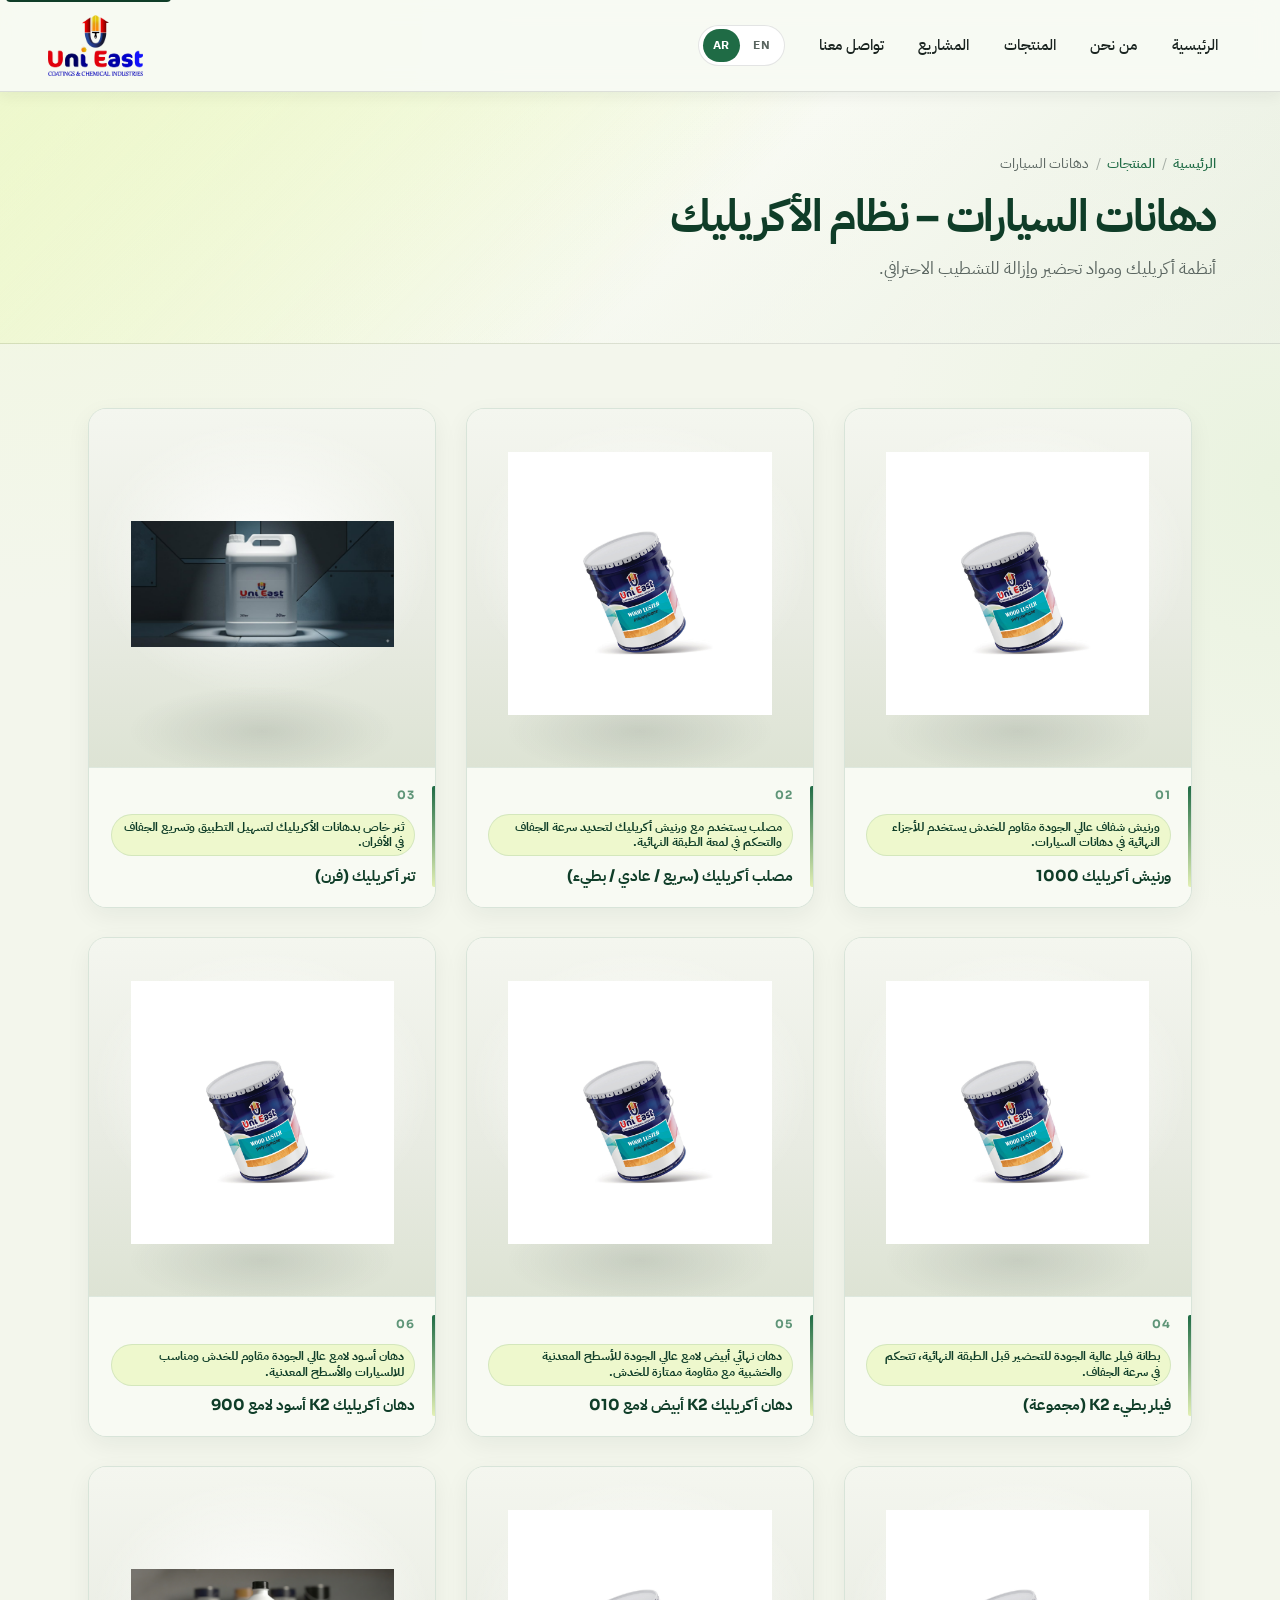
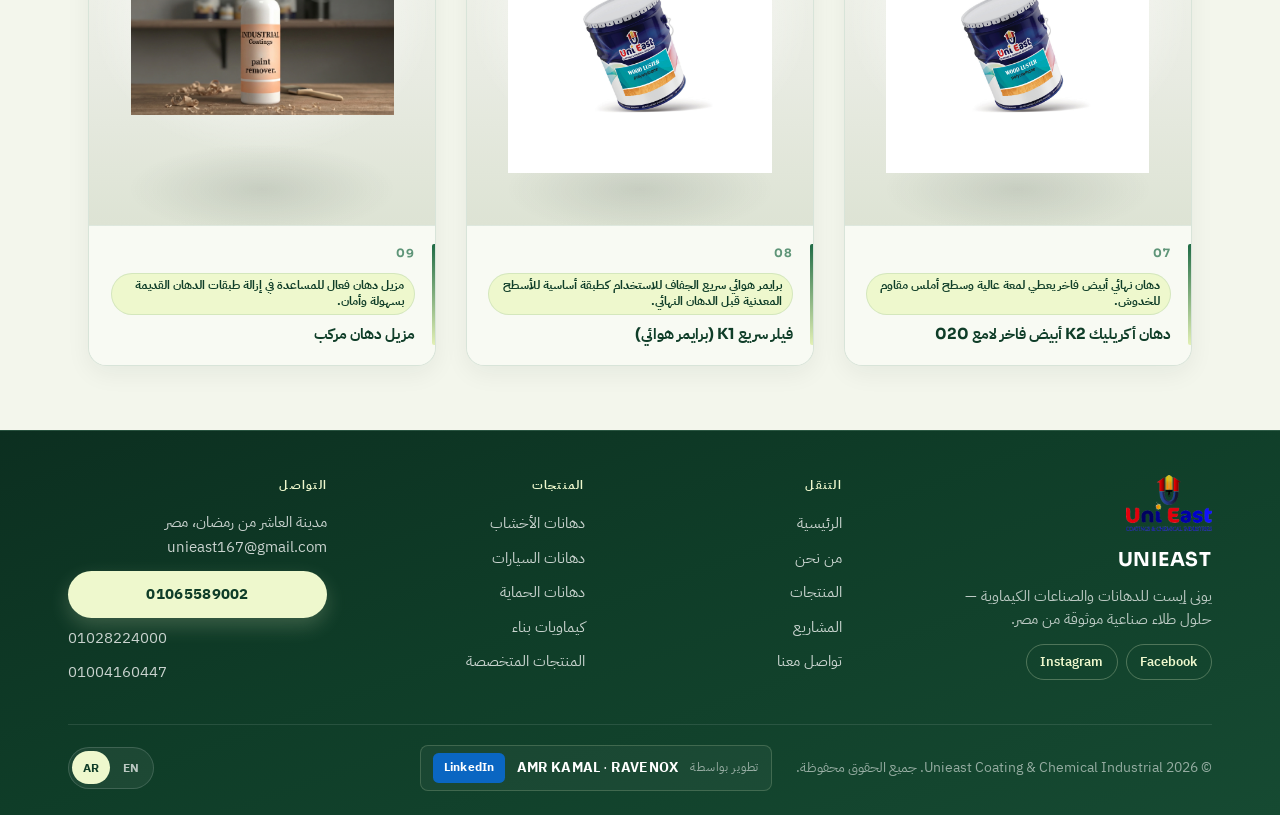
<file: carcoating.html>
<!DOCTYPE html>
<html lang="ar" dir="rtl">
<head>
    <meta charset="UTF-8">
    <meta name="viewport" content="width=device-width, initial-scale=1.0">
    <title data-i18n="meta.carTitle">دهانات السيارات | Unieast Automotive Coatings</title>
    <meta name="description" content="دهانات السيارات من يونيست: أنظمة أكريليك ومواد تحضير وإزالة.">
    <link rel="canonical" href="https://www.unieastcoating.com/carcoating.html">
    <link rel="stylesheet" href="style.css">
    <script src="js/translations.js" defer></script>
    <script src="js/i18n.js" defer></script>
    <script src="js.js" defer></script>
</head>
<body>

    <header class="navbar">
        <a class="logo" href="index.html">
            <img src="images/logouni-transparent.png" alt="Unieast Logo" width="160" height="104" decoding="async">
        </a>
        <div class="nav-cluster">
            <nav aria-label="Primary">
                <ul>
                    <li><a href="index.html#home" data-i18n="nav.home">الرئيسية</a></li>
                    <li><a href="index.html#about" data-i18n="nav.about">من نحن</a></li>
                    <li><a href="product.html" data-i18n="nav.products">المنتجات</a></li>
                    <li><a href="projects.html" data-i18n="nav.projects">المشاريع</a></li>
                    <li><a href="index.html#contact" data-i18n="nav.contact">تواصل معنا</a></li>
                </ul>
            </nav>
            <div class="lang-switch" role="group" aria-label="Language">
                <button type="button" data-lang="en">EN</button>
                <button type="button" data-lang="ar" class="is-active">AR</button>
            </div>
            <button class="menu-toggle" aria-expanded="false" data-i18n-aria="nav.menu" aria-label="القائمة">
                <span class="hamburger" aria-hidden="true"><span></span><span></span><span></span></span>
            </button>
        </div>
    </header>
    <section class="page-hero">
        <div class="container">
            <nav class="breadcrumb" aria-label="Breadcrumb">
                <a href="index.html" data-i18n="page.breadcrumbHome">الرئيسية</a>
                <span aria-hidden="true">/</span>
                <a href="product.html" data-i18n="page.breadcrumbProducts">المنتجات</a>
                <span aria-hidden="true">/</span>
                <span data-i18n="cats.car">دهانات السيارات</span>
            </nav>
            <h1 data-i18n="page.carTitle">دهانات السيارات – نظام الأكريليك</h1>
            <p data-i18n="page.carLead">أنظمة أكريليك ومواد تحضير وإزالة للتشطيب الاحترافي.</p>
        </div>
    </section>

<section class="products-section">
        <div class="products-grid">
            <div class="product-card reveal">
                <img src="images/poly than.jpg" alt="ورنيش أكريليك 1000" class="product-image">
                <div class="product-info">
                    <h3 class="product-name">ورنيش أكريليك 1000<br>Acrylic Varnish 1000</h3>
                    <span class="product-category">ورنيش شفاف عالي الجودة مقاوم للخدش يستخدم للأجزاء النهائية في دهانات السيارات.</span>
                </div>
            </div>

            <div class="product-card reveal">
                <img src="images/poly than.jpg" alt="مصلب أكريليك (سريع / عادي / بطيء)" class="product-image">
                <div class="product-info">
                    <h3 class="product-name">مصلب أكريليك (سريع / عادي / بطيء)<br>Acrylic Hardener (Fast / Normal / Slow)</h3>
                    <span class="product-category">مصلب يستخدم مع ورنيش أكريليك لتحديد سرعة الجفاف والتحكم في لمعة الطبقة النهائية.</span>
                </div>
            </div>

            <div class="product-card reveal">
                <img src="images/WhatsApp Image 2026-01-27 at 6.12.26 PM.jpeg" alt="تنر أكريليك (فرن)" class="product-image">
                <div class="product-info">
                    <h3 class="product-name">تنر أكريليك (فرن)<br>Acrylic Thinner (Oven)</h3>
                    <span class="product-category">ثنر خاص بدهانات الأكريليك لتسهيل التطبيق وتسريع الجفاف في الأفران.</span>
                </div>
            </div>

            <div class="product-card reveal">
                <img src="images/poly than.jpg" alt="فيلر بطيء K2 (مجموعة)" class="product-image">
                <div class="product-info">
                    <h3 class="product-name">فيلر بطيء K2 (مجموعة)<br>Slow Filler K2 (Set)</h3>
                    <span class="product-category">بطانة فيلر عالية الجودة للتحضير قبل الطبقة النهائية، تتحكم في سرعة الجفاف.</span>
                </div>
            </div>

            <div class="product-card reveal">
                <img src="images/poly than.jpg" alt="دهان أكريليك K2 أبيض لامع 010" class="product-image">
                <div class="product-info">
                    <h3 class="product-name">دهان أكريليك K2 أبيض لامع 010<br>Acrylic Paint K2 White Glossy 010</h3>
                    <span class="product-category">دهان نهائي أبيض لامع عالي الجودة للأسطح المعدنية والخشبية مع مقاومة ممتازة للخدش.</span>
                </div>
            </div>

            <div class="product-card reveal">
                <img src="images/poly than.jpg" alt="دهان أكريليك K2 أسود لامع 900" class="product-image">
                <div class="product-info">
                    <h3 class="product-name">دهان أكريليك K2 أسود لامع 900<br>Acrylic Paint K2 Black Glossy 900</h3>
                    <span class="product-category">دهان أسود لامع عالي الجودة مقاوم للخدش ومناسب للالسيارات والأسطح المعدنية.</span>
                </div>
            </div>

            <div class="product-card reveal">
                <img src="images/poly than.jpg" alt="دهان أكريليك K2 أبيض فاخر لامع 020" class="product-image">
                <div class="product-info">
                    <h3 class="product-name">دهان أكريليك K2 أبيض فاخر لامع 020<br>Acrylic Paint K2 White Premium Glossy 020</h3>
                    <span class="product-category">دهان نهائي أبيض فاخر يعطي لمعة عالية وسطح أملس مقاوم للخدوش.</span>
                </div>
            </div>

            <div class="product-card reveal">
                <img src="images/poly than.jpg" alt="فيلر سريع K1 (برايمر هوائي)" class="product-image">
                <div class="product-info">
                    <h3 class="product-name">فيلر سريع K1 (برايمر هوائي)<br>Fast Filler K1 (Air Primer)</h3>
                    <span class="product-category">برايمر هوائي سريع الجفاف للاستخدام كطبقة أساسية للأسطح المعدنية قبل الدهان النهائي.</span>
                </div>
            </div>

            <div class="product-card reveal">
                <img src="images/Gemini_Generated_Image_lrkj8glrkj8glrkj.png" alt="مزيل دهان مركب" class="product-image">
                <div class="product-info">
                    <h3 class="product-name">مزيل دهان مركب<br>Paint Remover Compound</h3>
                    <span class="product-category">مزيل دهان فعال للمساعدة في إزالة طبقات الدهان القديمة بسهولة وأمان.</span>
                </div>
            </div>
        </div>
    </section>

    <footer class="site-footer site-footer--solo">
        <div class="container">
            <div class="footer-grid">
                <div class="footer-brand">
                    <a class="footer-logo" href="index.html">
                        <img src="images/logouni-transparent.png" alt="Unieast" width="160" height="104" decoding="async" loading="lazy">
                    </a>
                    <strong>UNIEAST</strong>
                    <p data-i18n="footer.tagline">يونى إيست للدهانات والصناعات الكيماوية — حلول طلاء صناعية موثوقة من مصر.</p>
                    <div class="footer-social" aria-label="Social">
                        <a href="https://www.facebook.com/share/1LG1nim7bq/?mibextid=wwXIfr" target="_blank" rel="noopener noreferrer">Facebook</a>
                        <a href="https://www.instagram.com/uni.east" target="_blank" rel="noopener noreferrer">Instagram</a>
                    </div>
                </div>
                <div class="footer-col">
                    <h4 data-i18n="footer.nav">التنقل</h4>
                    <ul>
                        <li><a href="index.html#home" data-i18n="nav.home">الرئيسية</a></li>
                        <li><a href="index.html#about" data-i18n="nav.about">من نحن</a></li>
                        <li><a href="product.html" data-i18n="nav.products">المنتجات</a></li>
                        <li><a href="projects.html" data-i18n="nav.projects">المشاريع</a></li>
                        <li><a href="index.html#contact" data-i18n="nav.contact">تواصل معنا</a></li>
                    </ul>
                </div>
                <div class="footer-col">
                    <h4 data-i18n="footer.products">المنتجات</h4>
                    <ul>
                        <li><a href="wood.html" data-i18n="cats.wood">دهانات الأخشاب</a></li>
                        <li><a href="carcoating.html" data-i18n="cats.car">دهانات السيارات</a></li>
                        <li><a href="protective.html" data-i18n="cats.protective">دهانات الحماية</a></li>
                        <li><a href="chemecal.html" data-i18n="cats.chemical">كيماويات بناء</a></li>
                        <li><a href="specialize.html" data-i18n="cats.specialize">المنتجات المتخصصة</a></li>
                    </ul>
                </div>
                <div class="footer-col">
                    <h4 data-i18n="footer.contact">التواصل</h4>
                    <p data-i18n="contact.address">مدينة العاشر من رمضان، مصر</p>
                    <p><a href="mailto:unieast167@gmail.com">unieast167@gmail.com</a></p>
                    <div class="footer-phones">
                        <a class="footer-call-primary" href="tel:01065589002">01065589002</a>
                        <a class="footer-call-secondary" href="tel:01028224000">01028224000</a>
                        <a class="footer-call-secondary" href="tel:01004160447">01004160447</a>
                    </div>
                </div>
            </div>
            <div class="footer-bottom">
                <div class="footer-bottom-main">
                    <p>&copy; <span class="year"></span> Unieast Coating &amp; Chemical Industrial. <span data-i18n="footer.rights">جميع الحقوق محفوظة.</span></p>
                    <div class="dev-credit">
                        <span class="dev-label" data-i18n="footer.developedBy">تطوير بواسطة</span>
                        <span class="dev-names">
                            <a href="https://www.linkedin.com/in/amr-ahmed2025?utm_source=share_via&utm_content=profile&utm_medium=member_ios" target="_blank" rel="noopener noreferrer"><strong>AMR KAMAL</strong></a>
                            ·
                            <a href="https://www.linkedin.com/in/amr-ahmed2025?utm_source=share_via&utm_content=profile&utm_medium=member_ios" target="_blank" rel="noopener noreferrer"><strong>RAVENOX</strong></a>
                        </span>
                        <a class="dev-linkedin" href="https://www.linkedin.com/in/amr-ahmed2025?utm_source=share_via&utm_content=profile&utm_medium=member_ios" target="_blank" rel="noopener noreferrer" data-i18n="footer.linkedin" aria-label="LinkedIn — AMR KAMAL / RAVENOX">LinkedIn →</a>
                    </div>
                </div>
                <div class="lang-switch" role="group" aria-label="Language">
                    <button type="button" data-lang="en">EN</button>
                    <button type="button" data-lang="ar" class="is-active">AR</button>
                </div>
            </div>
        </div>
    </footer>
    <script>document.querySelectorAll(".year").forEach(function(el){el.textContent=new Date().getFullYear();});</script>
</body>
</html>
</file>
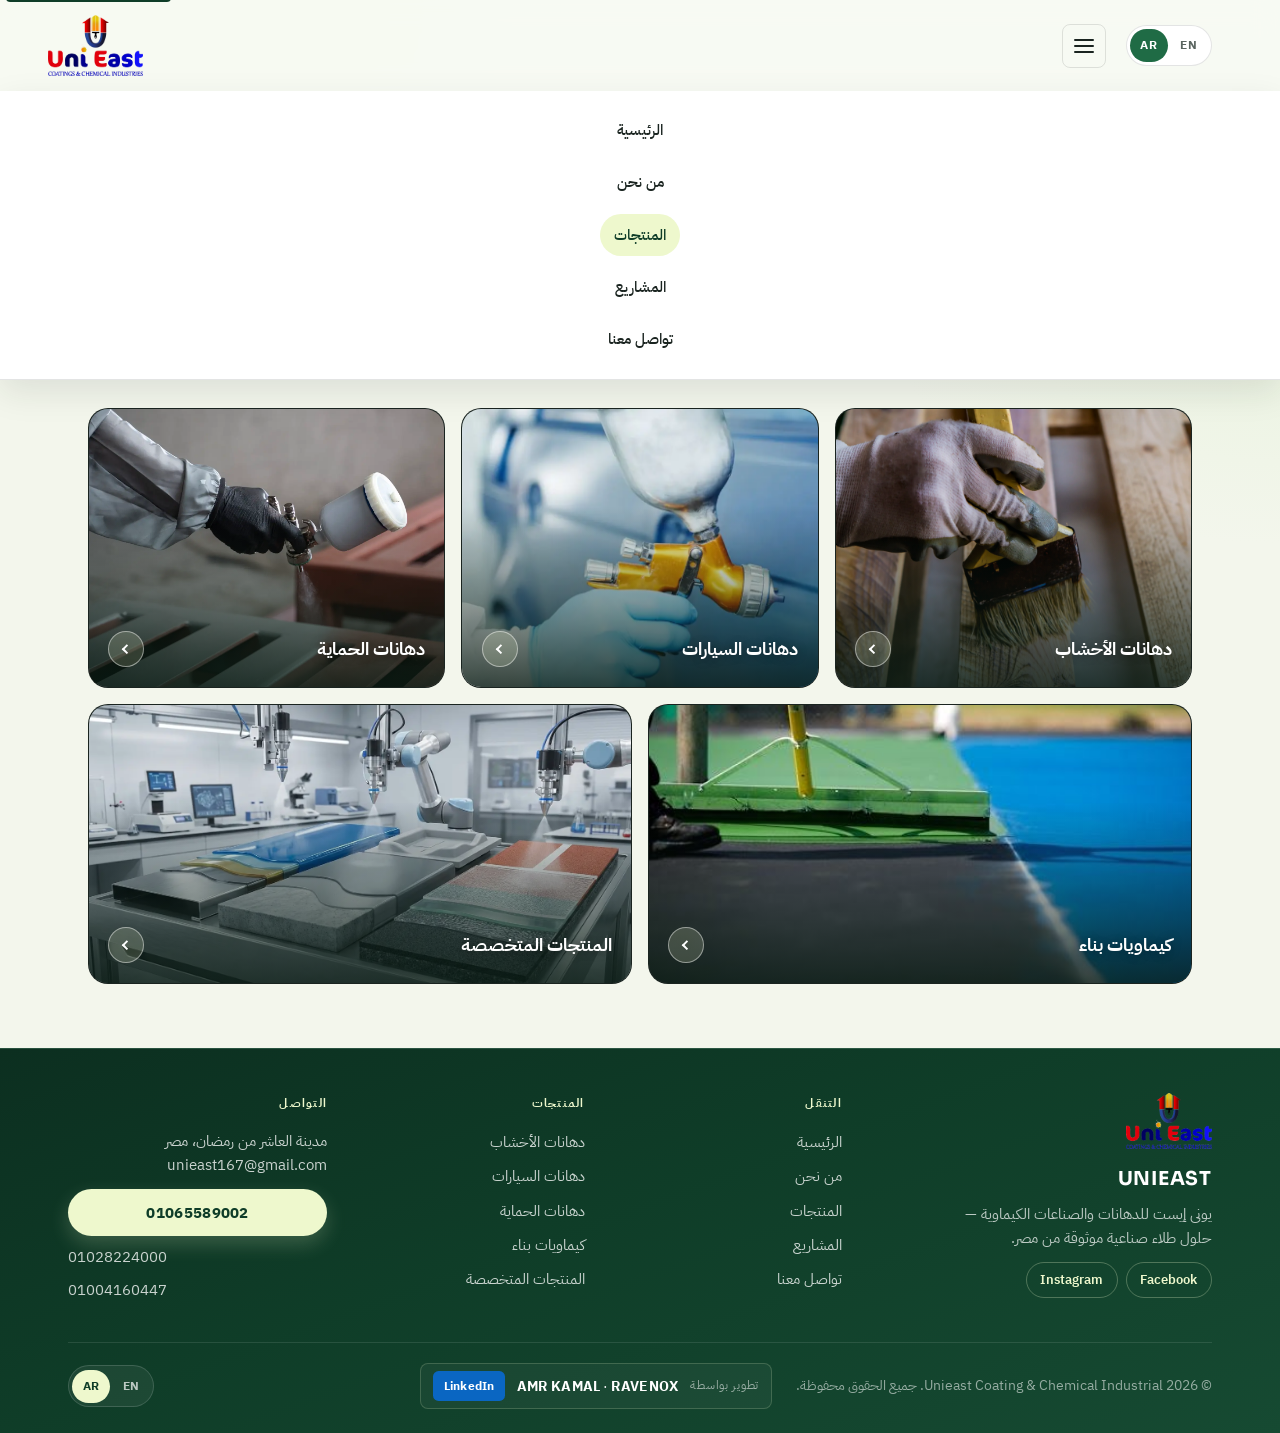
<file: product.html>
<!DOCTYPE html>
<html lang="ar" dir="rtl">
<head>
    <meta charset="UTF-8">
    <meta name="viewport" content="width=device-width, initial-scale=1.0">
    <title data-i18n="meta.productsTitle">Unieast | Products | المنتجات</title>
    <meta name="description" content="منتجات شركة يونيست للدهانات والكيماويات الصناعية. دهانات الأخشاب، دهانات السيارات، دهانات الحماية، كيماويات البناء، والمنتجات المتخصصة.">
    <link rel="canonical" href="https://www.unieastcoating.com/product.html">
    <link rel="stylesheet" href="style.css">
    <script src="js/translations.js" defer></script>
    <script src="js/i18n.js" defer></script>
    <script src="js.js" defer></script>
</head>
<body>
    <header class="navbar">
        <a class="logo" href="index.html">
            <img src="images/logouni-transparent.png" alt="Unieast Logo" width="160" height="104" decoding="async">
        </a>
        <div class="nav-cluster">
            <nav aria-label="Primary">
                <ul>
                    <li><a href="index.html#home" data-i18n="nav.home">الرئيسية</a></li>
                    <li><a href="index.html#about" data-i18n="nav.about">من نحن</a></li>
                    <li><a href="product.html" class="active" data-i18n="nav.products">المنتجات</a></li>
                    <li><a href="projects.html" data-i18n="nav.projects">المشاريع</a></li>
                    <li><a href="index.html#contact" data-i18n="nav.contact">تواصل معنا</a></li>
                </ul>
            </nav>
            <div class="lang-switch" role="group" aria-label="Language">
                <button type="button" data-lang="en" aria-pressed="false">EN</button>
                <button type="button" data-lang="ar" aria-pressed="true" class="is-active">AR</button>
            </div>
            <button class="menu-toggle" aria-expanded="false" data-i18n-aria="nav.menu" aria-label="القائمة">
                <span class="hamburger" aria-hidden="true"><span></span><span></span><span></span></span>
            </button>
        </div>
    </header>

    <section class="page-hero">
        <div class="container">
            <nav class="breadcrumb" aria-label="Breadcrumb">
                <a href="index.html" data-i18n="page.breadcrumbHome">الرئيسية</a>
                <span aria-hidden="true">/</span>
                <span data-i18n="page.breadcrumbProducts">المنتجات</span>
            </nav>
            <h1 data-i18n="page.productsTitle">فئات المنتجات</h1>
            <p data-i18n="page.productsLead">اختر فئة لاستعراض المنتجات والملفات الفنية.</p>
        </div>
    </section>

    <section class="categories-page">
        <div class="categories-grid categories-grid--premium">
            <article class="category category-card reveal">
                <a href="wood.html">
                    <img src="images/دهانات خشب.webp" alt="دهانات الأخشاب" width="400" height="260" loading="lazy">
                    <div class="category-content">
                        <h3 data-i18n="cats.wood">دهانات الأخشاب</h3>
                        <span class="category-arrow" aria-hidden="true"></span>
                    </div>
                </a>
            </article>
            <article class="category category-card reveal">
                <a href="carcoating.html">
                    <img src="images/دهانات السيارات.webp" alt="دهانات السيارات" width="400" height="260" loading="lazy">
                    <div class="category-content">
                        <h3 data-i18n="cats.car">دهانات السيارات</h3>
                        <span class="category-arrow" aria-hidden="true"></span>
                    </div>
                </a>
            </article>
            <article class="category category-card reveal">
                <a href="protective.html">
                    <img src="images/steel paint.webp" alt="دهانات الحماية" width="400" height="260" loading="lazy">
                    <div class="category-content">
                        <h3 data-i18n="cats.protective">دهانات الحماية</h3>
                        <span class="category-arrow" aria-hidden="true"></span>
                    </div>
                </a>
            </article>
            <article class="category category-card reveal">
                <a href="chemecal.html">
                    <img src="images/tennis.jpg" alt="كيماويات بناء" width="400" height="260" loading="lazy">
                    <div class="category-content">
                        <h3 data-i18n="cats.chemical">كيماويات بناء</h3>
                        <span class="category-arrow" aria-hidden="true"></span>
                    </div>
                </a>
            </article>
            <article class="category category-card reveal">
                <a href="specialize.html">
                    <img src="images/specialize .webp" alt="المنتجات المتخصصة" width="400" height="260" loading="lazy">
                    <div class="category-content">
                        <h3 data-i18n="cats.specialize">المنتجات المتخصصة</h3>
                        <span class="category-arrow" aria-hidden="true"></span>
                    </div>
                </a>
            </article>
        </div>
    </section>

    <footer class="site-footer site-footer--solo">
        <div class="container">
            <div class="footer-grid">
                <div class="footer-brand">
                    <a class="footer-logo" href="index.html">
                        <img src="images/logouni-transparent.png" alt="Unieast" width="160" height="104" decoding="async" loading="lazy">
                    </a>
                    <strong>UNIEAST</strong>
                    <p data-i18n="footer.tagline">يونى إيست للدهانات والصناعات الكيماوية — حلول طلاء صناعية موثوقة من مصر.</p>
                    <div class="footer-social" aria-label="Social">
                        <a href="https://www.facebook.com/share/1LG1nim7bq/?mibextid=wwXIfr" target="_blank" rel="noopener noreferrer">Facebook</a>
                        <a href="https://www.instagram.com/uni.east" target="_blank" rel="noopener noreferrer">Instagram</a>
                    </div>
                </div>
                <div class="footer-col">
                    <h4 data-i18n="footer.nav">التنقل</h4>
                    <ul>
                        <li><a href="index.html#home" data-i18n="nav.home">الرئيسية</a></li>
                        <li><a href="index.html#about" data-i18n="nav.about">من نحن</a></li>
                        <li><a href="product.html" data-i18n="nav.products">المنتجات</a></li>
                        <li><a href="projects.html" data-i18n="nav.projects">المشاريع</a></li>
                        <li><a href="index.html#contact" data-i18n="nav.contact">تواصل معنا</a></li>
                    </ul>
                </div>
                <div class="footer-col">
                    <h4 data-i18n="footer.products">المنتجات</h4>
                    <ul>
                        <li><a href="wood.html" data-i18n="cats.wood">دهانات الأخشاب</a></li>
                        <li><a href="carcoating.html" data-i18n="cats.car">دهانات السيارات</a></li>
                        <li><a href="protective.html" data-i18n="cats.protective">دهانات الحماية</a></li>
                        <li><a href="chemecal.html" data-i18n="cats.chemical">كيماويات بناء</a></li>
                        <li><a href="specialize.html" data-i18n="cats.specialize">المنتجات المتخصصة</a></li>
                    </ul>
                </div>
                <div class="footer-col">
                    <h4 data-i18n="footer.contact">التواصل</h4>
                    <p data-i18n="contact.address">مدينة العاشر من رمضان، مصر</p>
                    <p><a href="mailto:unieast167@gmail.com">unieast167@gmail.com</a></p>
                    <div class="footer-phones">
                        <a class="footer-call-primary" href="tel:01065589002">01065589002</a>
                        <a class="footer-call-secondary" href="tel:01028224000">01028224000</a>
                        <a class="footer-call-secondary" href="tel:01004160447">01004160447</a>
                    </div>
                </div>
            </div>
            <div class="footer-bottom">
                <div class="footer-bottom-main">
                    <p>&copy; <span class="year"></span> Unieast Coating &amp; Chemical Industrial. <span data-i18n="footer.rights">جميع الحقوق محفوظة.</span></p>
                    <div class="dev-credit">
                        <span class="dev-label" data-i18n="footer.developedBy">تطوير بواسطة</span>
                        <span class="dev-names">
                            <a href="https://www.linkedin.com/in/amr-ahmed2025?utm_source=share_via&utm_content=profile&utm_medium=member_ios" target="_blank" rel="noopener noreferrer"><strong>AMR KAMAL</strong></a>
                            ·
                            <a href="https://www.linkedin.com/in/amr-ahmed2025?utm_source=share_via&utm_content=profile&utm_medium=member_ios" target="_blank" rel="noopener noreferrer"><strong>RAVENOX</strong></a>
                        </span>
                        <a class="dev-linkedin" href="https://www.linkedin.com/in/amr-ahmed2025?utm_source=share_via&utm_content=profile&utm_medium=member_ios" target="_blank" rel="noopener noreferrer" data-i18n="footer.linkedin" aria-label="LinkedIn — AMR KAMAL / RAVENOX">LinkedIn →</a>
                    </div>
                </div>
                <div class="lang-switch" role="group" aria-label="Language">
                    <button type="button" data-lang="en">EN</button>
                    <button type="button" data-lang="ar" class="is-active">AR</button>
                </div>
            </div>
        </div>
    </footer>
    <script>document.querySelectorAll(".year").forEach(function(el){el.textContent=new Date().getFullYear();});</script>
</body>
</html>
</file>
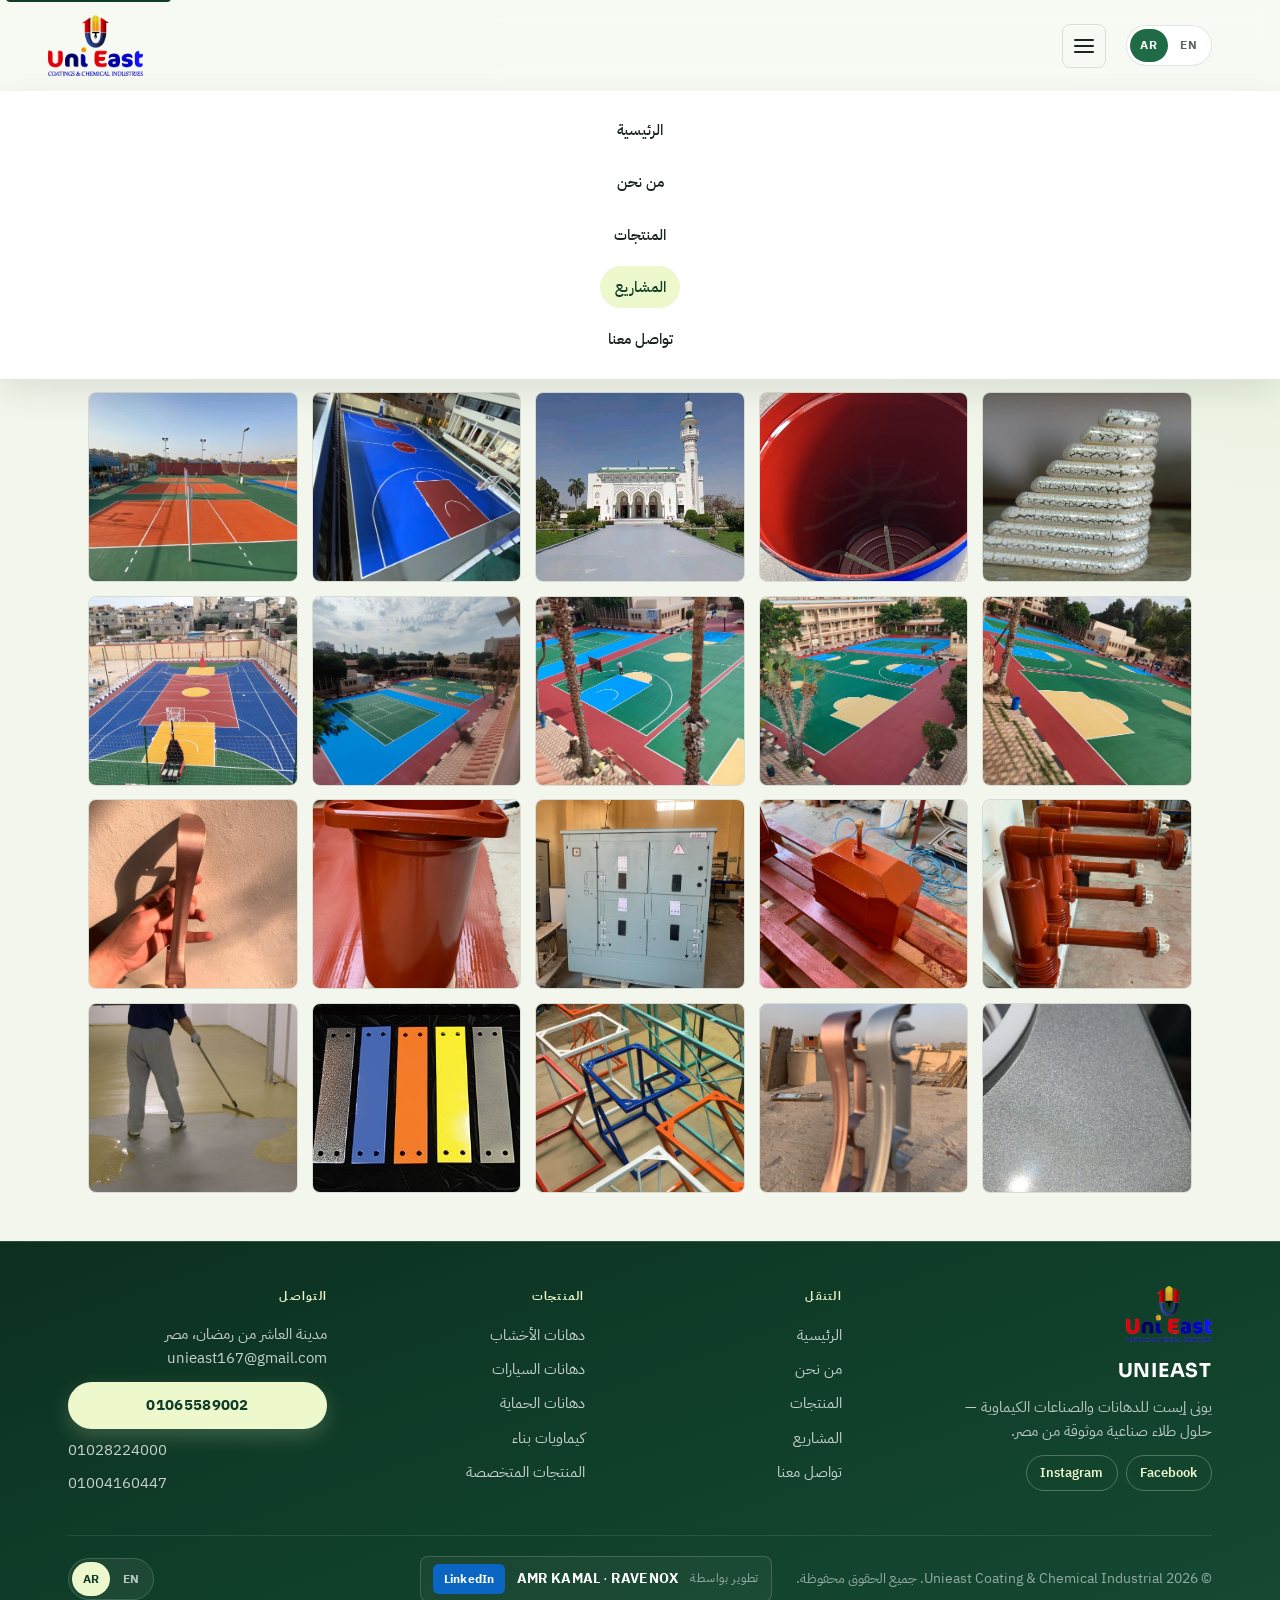
<file: projects.html>
<!DOCTYPE html>
<html lang="ar" dir="rtl">
<head>
    <meta charset="UTF-8">
    <meta name="viewport" content="width=device-width, initial-scale=1.0">
    <title>مشاريعنا المنفذة | Unieast Projects</title>
    <meta name="description" content="بمشاريع شركة يونيست للدهانات والكيماويات الصناعية. اكتشف مجموعة من المشاريع المنفذة التي تبرز جودة وأداء منتجاتنا.">
    <link rel="canonical" href="https://www.unieastcoating.com/projects.html">
    <link rel="stylesheet" href="style.css">
    <script src="js/translations.js" defer></script>
    <script src="js/i18n.js" defer></script>
    <script src="js.js" defer></script>
</head>
<body>
    <header class="navbar">
        <a class="logo" href="index.html">
            <img src="images/logouni-transparent.png" alt="Unieast Logo" width="160" height="104" decoding="async">
        </a>
        <div class="nav-cluster">
            <nav aria-label="Primary">
                <ul>
                    <li><a href="index.html#home" data-i18n="nav.home">الرئيسية</a></li>
                    <li><a href="index.html#about" data-i18n="nav.about">من نحن</a></li>
                    <li><a href="product.html" data-i18n="nav.products">المنتجات</a></li>
                    <li><a href="projects.html" class="active" data-i18n="nav.projects">المشاريع</a></li>
                    <li><a href="index.html#contact" data-i18n="nav.contact">تواصل معنا</a></li>
                </ul>
            </nav>
            <div class="lang-switch" role="group" aria-label="Language">
                <button type="button" data-lang="en">EN</button>
                <button type="button" data-lang="ar" class="is-active">AR</button>
            </div>
            <button class="menu-toggle" aria-expanded="false" data-i18n-aria="nav.menu" aria-label="القائمة">
                <span class="hamburger" aria-hidden="true"><span></span><span></span><span></span></span>
            </button>
        </div>
    </header>

    <section class="page-hero">
        <div class="container">
            <nav class="breadcrumb" aria-label="Breadcrumb">
                <a href="index.html" data-i18n="page.breadcrumbHome">الرئيسية</a>
                <span aria-hidden="true">/</span>
                <span data-i18n="nav.projects">المشاريع</span>
            </nav>
            <h1 data-i18n="page.projectsTitle">مشاريعنا المنفذة</h1>
            <p data-i18n="page.projectsLead">نماذج من المشاريع المنفذة بمنتجات يونى إيست.</p>
        </div>
    </section>

    <section class="projects-section">
        <div class="projects-grid">
            <img src="images/photo1.jpg" alt="مشروع يونى إيست 1" width="400" height="300" loading="lazy">
            <img src="images/photo2.jpg" alt="مشروع يونى إيست 2" width="400" height="300" loading="lazy">
            <img src="images/photo6.jpg" alt="مشروع يونى إيست 3" width="400" height="300" loading="lazy">
            <img src="images/photo7.jpg" alt="مشروع يونى إيست 4" width="400" height="300" loading="lazy">
            <img src="images/photo9.jpg" alt="مشروع يونى إيست 5" width="400" height="300" loading="lazy">
            <img src="images/photo11.jpg" alt="مشروع يونى إيست 6" width="400" height="300" loading="lazy">
            <img src="images/photo13.jpg" alt="مشروع يونى إيست 7" width="400" height="300" loading="lazy">
            <img src="images/photo14.jpg" alt="مشروع يونى إيست 8" width="400" height="300" loading="lazy">
            <img src="images/photo15.jpg" alt="مشروع يونى إيست 9" width="400" height="300" loading="lazy">
            <img src="images/photo16.jpg" alt="مشروع يونى إيست 10" width="400" height="300" loading="lazy">
            <img src="images/photo17.jpg" alt="مشروع يونى إيست 11" width="400" height="300" loading="lazy">
            <img src="images/photo18.jpg" alt="مشروع يونى إيست 12" width="400" height="300" loading="lazy">
            <img src="images/photo19.jpg" alt="مشروع يونى إيست 13" width="400" height="300" loading="lazy">
            <img src="images/photo20.jpg" alt="مشروع يونى إيست 14" width="400" height="300" loading="lazy">
            <img src="images/photo21.jpg" alt="مشروع يونى إيست 15" width="400" height="300" loading="lazy">
            <img src="images/photo22.jpg" alt="مشروع يونى إيست 16" width="400" height="300" loading="lazy">
            <img src="images/photo23.jpg" alt="مشروع يونى إيست 17" width="400" height="300" loading="lazy">
            <img src="images/project30.jpg" alt="مشروع يونى إيست 18" width="400" height="300" loading="lazy">
            <img src="images/project31.jpg" alt="مشروع يونى إيست 19" width="400" height="300" loading="lazy">
            <img src="images/project34.jpg" alt="مشروع يونى إيست 20" width="400" height="300" loading="lazy">
        </div>
    </section>

    <footer class="site-footer site-footer--solo">
        <div class="container">
            <div class="footer-grid">
                <div class="footer-brand">
                    <a class="footer-logo" href="index.html">
                        <img src="images/logouni-transparent.png" alt="Unieast" width="160" height="104" decoding="async" loading="lazy">
                    </a>
                    <strong>UNIEAST</strong>
                    <p data-i18n="footer.tagline">يونى إيست للدهانات والصناعات الكيماوية — حلول طلاء صناعية موثوقة من مصر.</p>
                    <div class="footer-social" aria-label="Social">
                        <a href="https://www.facebook.com/share/1LG1nim7bq/?mibextid=wwXIfr" target="_blank" rel="noopener noreferrer">Facebook</a>
                        <a href="https://www.instagram.com/uni.east" target="_blank" rel="noopener noreferrer">Instagram</a>
                    </div>
                </div>
                <div class="footer-col">
                    <h4 data-i18n="footer.nav">التنقل</h4>
                    <ul>
                        <li><a href="index.html#home" data-i18n="nav.home">الرئيسية</a></li>
                        <li><a href="index.html#about" data-i18n="nav.about">من نحن</a></li>
                        <li><a href="product.html" data-i18n="nav.products">المنتجات</a></li>
                        <li><a href="projects.html" data-i18n="nav.projects">المشاريع</a></li>
                        <li><a href="index.html#contact" data-i18n="nav.contact">تواصل معنا</a></li>
                    </ul>
                </div>
                <div class="footer-col">
                    <h4 data-i18n="footer.products">المنتجات</h4>
                    <ul>
                        <li><a href="wood.html" data-i18n="cats.wood">دهانات الأخشاب</a></li>
                        <li><a href="carcoating.html" data-i18n="cats.car">دهانات السيارات</a></li>
                        <li><a href="protective.html" data-i18n="cats.protective">دهانات الحماية</a></li>
                        <li><a href="chemecal.html" data-i18n="cats.chemical">كيماويات بناء</a></li>
                        <li><a href="specialize.html" data-i18n="cats.specialize">المنتجات المتخصصة</a></li>
                    </ul>
                </div>
                <div class="footer-col">
                    <h4 data-i18n="footer.contact">التواصل</h4>
                    <p data-i18n="contact.address">مدينة العاشر من رمضان، مصر</p>
                    <p><a href="mailto:unieast167@gmail.com">unieast167@gmail.com</a></p>
                    <div class="footer-phones">
                        <a class="footer-call-primary" href="tel:01065589002">01065589002</a>
                        <a class="footer-call-secondary" href="tel:01028224000">01028224000</a>
                        <a class="footer-call-secondary" href="tel:01004160447">01004160447</a>
                    </div>
                </div>
            </div>
            <div class="footer-bottom">
                <div class="footer-bottom-main">
                    <p>&copy; <span class="year"></span> Unieast Coating &amp; Chemical Industrial. <span data-i18n="footer.rights">جميع الحقوق محفوظة.</span></p>
                    <div class="dev-credit">
                        <span class="dev-label" data-i18n="footer.developedBy">تطوير بواسطة</span>
                        <span class="dev-names">
                            <a href="https://www.linkedin.com/in/amr-ahmed2025?utm_source=share_via&utm_content=profile&utm_medium=member_ios" target="_blank" rel="noopener noreferrer"><strong>AMR KAMAL</strong></a>
                            ·
                            <a href="https://www.linkedin.com/in/amr-ahmed2025?utm_source=share_via&utm_content=profile&utm_medium=member_ios" target="_blank" rel="noopener noreferrer"><strong>RAVENOX</strong></a>
                        </span>
                        <a class="dev-linkedin" href="https://www.linkedin.com/in/amr-ahmed2025?utm_source=share_via&utm_content=profile&utm_medium=member_ios" target="_blank" rel="noopener noreferrer" data-i18n="footer.linkedin" aria-label="LinkedIn — AMR KAMAL / RAVENOX">LinkedIn →</a>
                    </div>
                </div>
                <div class="lang-switch" role="group" aria-label="Language">
                    <button type="button" data-lang="en">EN</button>
                    <button type="button" data-lang="ar" class="is-active">AR</button>
                </div>
            </div>
        </div>
    </footer>
    <script>document.querySelectorAll(".year").forEach(function(el){el.textContent=new Date().getFullYear();});</script>
</body>
</html>
</file>
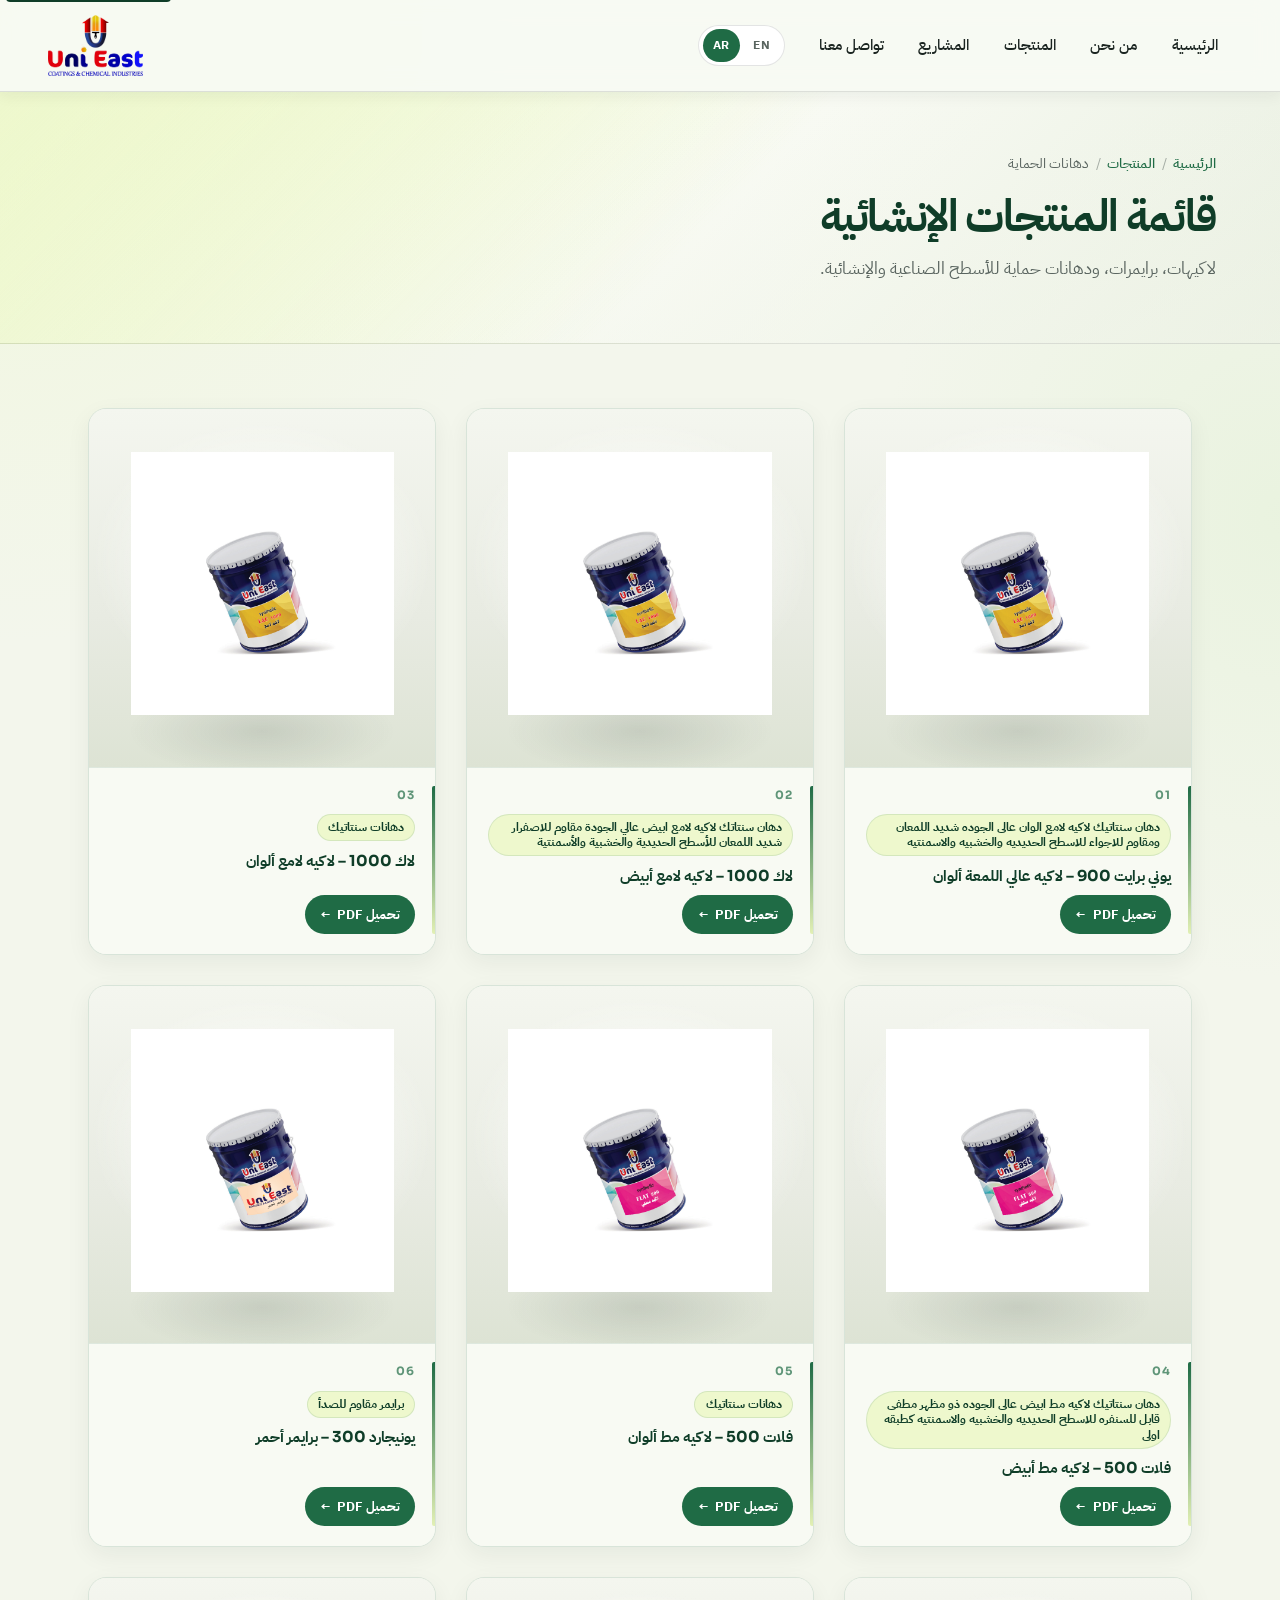
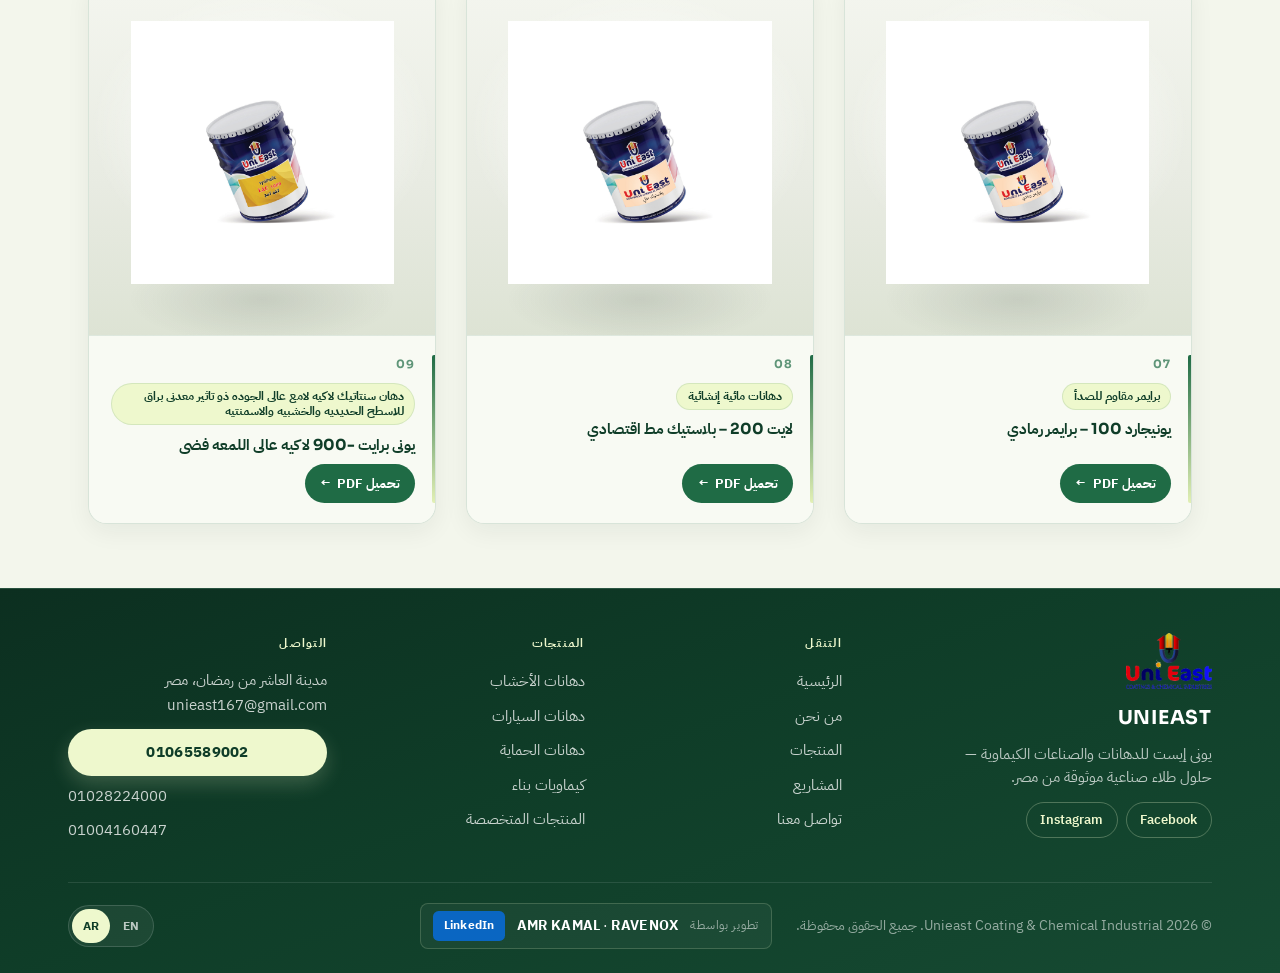
<file: protective.html>
<!DOCTYPE html>
<html lang="ar" dir="rtl">
<head>
    <meta charset="UTF-8">
    <meta name="viewport" content="width=device-width, initial-scale=1.0">
    <title data-i18n="meta.protectiveTitle">دهانات الحماية | Unieast Protective Coatings</title>
    <meta name="description" content="دهانات الحماية والإنشائية من يونيست: لاكيهات وبرايمرات ودهانات حماية.">
    <link rel="canonical" href="https://www.unieastcoating.com/protective.html">
    <link rel="stylesheet" href="style.css">
    <script src="js/translations.js" defer></script>
    <script src="js/i18n.js" defer></script>
    <script src="js.js" defer></script>
</head>
<body>

    <header class="navbar">
        <a class="logo" href="index.html">
            <img src="images/logouni-transparent.png" alt="Unieast Logo" width="160" height="104" decoding="async">
        </a>
        <div class="nav-cluster">
            <nav aria-label="Primary">
                <ul>
                    <li><a href="index.html#home" data-i18n="nav.home">الرئيسية</a></li>
                    <li><a href="index.html#about" data-i18n="nav.about">من نحن</a></li>
                    <li><a href="product.html" data-i18n="nav.products">المنتجات</a></li>
                    <li><a href="projects.html" data-i18n="nav.projects">المشاريع</a></li>
                    <li><a href="index.html#contact" data-i18n="nav.contact">تواصل معنا</a></li>
                </ul>
            </nav>
            <div class="lang-switch" role="group" aria-label="Language">
                <button type="button" data-lang="en">EN</button>
                <button type="button" data-lang="ar" class="is-active">AR</button>
            </div>
            <button class="menu-toggle" aria-expanded="false" data-i18n-aria="nav.menu" aria-label="القائمة">
                <span class="hamburger" aria-hidden="true"><span></span><span></span><span></span></span>
            </button>
        </div>
    </header>
    <section class="page-hero">
        <div class="container">
            <nav class="breadcrumb" aria-label="Breadcrumb">
                <a href="index.html" data-i18n="page.breadcrumbHome">الرئيسية</a>
                <span aria-hidden="true">/</span>
                <a href="product.html" data-i18n="page.breadcrumbProducts">المنتجات</a>
                <span aria-hidden="true">/</span>
                <span data-i18n="cats.protective">دهانات الحماية</span>
            </nav>
            <h1 data-i18n="page.protectiveTitle">قائمة المنتجات الإنشائية</h1>
            <p data-i18n="page.protectiveLead">لاكيهات، برايمرات، ودهانات حماية للأسطح الصناعية والإنشائية.</p>
        </div>
    </section>

<section class="products-section">
        <div class="products-grid">
            <div class="product-card reveal">
                <img src="images/lake.jpg" alt="يوني برايت 900 – لاكيه عالي اللمعة ألوان" class="product-image">
                <div class="product-info">
                    <h3 class="product-name">يوني برايت 900 – لاكيه عالي اللمعة ألوان<br>Uni Bright 900 - High Gloss Lacquer Colors</h3>
                    <span class="product-category">دهان سنتاتيك لاكيه لامع الوان عالى الجوده شديد اللمعان ومقاوم للاجواء للاسطح الحديديه والخشبيه والاسمنتيه</span>
                    <a href="pdfs/UNIBRIGHT 900.pdf" target="_blank" class="product-link">تحميل PDF</a>
                </div>
            </div>

            <div class="product-card reveal">
                <img src="images/lake.jpg" alt="لاك 1000 – لاكيه لامع أبيض" class="product-image">
                <div class="product-info">
                    <h3 class="product-name">لاك 1000 – لاكيه لامع أبيض<br>Lac 1000 - Glossy Lacquer White</h3>
                    <span class="product-category">دهان سنتاتك لاكيه لامع ابيض عالي الجودة مقاوم للاصفرار شديد اللمعان للأسطح الحديدية والخشبية والأسمنتية</span>
                    <a href="pdfs/LAC 1000.pdf" target="_blank" class="product-link">تحميل PDF</a>
                </div>
            </div>

            <div class="product-card reveal">
                <img src="images/lake.jpg" alt="لاك 1000 – لاكيه لامع ألوان" class="product-image">
                <div class="product-info">
                    <h3 class="product-name">لاك 1000 – لاكيه لامع ألوان<br>Lac 1000 - Glossy Lacquer Colors</h3>
                    <span class="product-category">دهانات سنتاتيك</span>
                    <a href="pdfs/LAC 1000.pdf" target="_blank" class="product-link">تحميل PDF</a>
                </div>
            </div>

            <div class="product-card reveal">
                <img src="images/lac matt.jpg" alt="فلات 500 – لاكيه مط أبيض" class="product-image">
                <div class="product-info">
                    <h3 class="product-name">فلات 500 – لاكيه مط أبيض<br>Flat 500 - Matt Lacquer White</h3>
                    <span class="product-category">دهان سنتاتيك لاكيه مط ابيض عالى الجوده ذو مظهر مطفى قابل للسنفره للاسطح الحديديه والخشبيه والاسمنتيه كطبقه اولى</span>
                    <a href="pdfs/FLAT 500.pdf" target="_blank" class="product-link">تحميل PDF</a>
                </div>
            </div>

            <div class="product-card reveal">
                <img src="images/lac matt.jpg" alt="فلات 500 – لاكيه مط ألوان" class="product-image">
                <div class="product-info">
                    <h3 class="product-name">فلات 500 – لاكيه مط ألوان<br>Flat 500 - Matt Lacquer Colors</h3>
                    <span class="product-category">دهانات سنتاتيك</span>
                    <a href="pdfs/FLAT 500.pdf" target="_blank" class="product-link">تحميل PDF</a>
                </div>
            </div>

            <div class="product-card reveal">
                <img src="images/برايمر احمر.jpg" alt="يونيجارد 300 – برايمر أحمر" class="product-image">
                <div class="product-info">
                    <h3 class="product-name">يونيجارد 300 – برايمر أحمر<br>Uniguard 300 - Red Primer</h3>
                    <span class="product-category">برايمر مقاوم للصدأ</span>
                    <a href="pdfs/UNIPLAST primer.pdf" target="_blank" class="product-link">تحميل PDF</a>
                </div>
            </div>

            <div class="product-card reveal">
                <img src="images/برايمر رمادي .jpg" alt="يونيجارد 100 – برايمر رمادي" class="product-image">
                <div class="product-info">
                    <h3 class="product-name">يونيجارد 100 – برايمر رمادي<br>Uniguard 100 - Gray Primer</h3>
                    <span class="product-category">برايمر مقاوم للصدأ</span>
                    <a href="pdfs/UNIPLAST primer.pdf" target="_blank" class="product-link">تحميل PDF</a>
                </div>
            </div>

            <div class="product-card reveal">
                <img src="images/بلاستيك .jpg" alt="لايت 200 – بلاستيك مط اقتصادي" class="product-image">
                <div class="product-info">
                    <h3 class="product-name">لايت 200 – بلاستيك مط اقتصادي<br>Light 200 - Economic Matt Plastic</h3>
                    <span class="product-category">دهانات مائية إنشائية</span>
                    <a href="pdf/car8.pdf" target="_blank" class="product-link">تحميل PDF</a>
                </div>
            </div>

            

            <div class="product-card reveal">
                <img src="images/lake.jpg" alt="يونى برايت -900 لاكيه عالى اللمعه فضى" class="product-image">
                <div class="product-info">
                    <h3 class="product-name">يونى برايت -900 لاكيه عالى اللمعه فضى<br>Uni Bright 900 - High Gloss Silver Lacquer</h3>
                    <span class="product-category">دهان سنتاتيك لاكيه لامع عالى الجوده ذو تاثير معدنى براق للاسطح الحديديه والخشبيه والاسمنتيه</span>
                    <a href="pdf/car9.pdf" target="_blank" class="product-link">تحميل PDF</a>
                </div>
            </div>
        </div>
    </section>

    <footer class="site-footer site-footer--solo">
        <div class="container">
            <div class="footer-grid">
                <div class="footer-brand">
                    <a class="footer-logo" href="index.html">
                        <img src="images/logouni-transparent.png" alt="Unieast" width="160" height="104" decoding="async" loading="lazy">
                    </a>
                    <strong>UNIEAST</strong>
                    <p data-i18n="footer.tagline">يونى إيست للدهانات والصناعات الكيماوية — حلول طلاء صناعية موثوقة من مصر.</p>
                    <div class="footer-social" aria-label="Social">
                        <a href="https://www.facebook.com/share/1LG1nim7bq/?mibextid=wwXIfr" target="_blank" rel="noopener noreferrer">Facebook</a>
                        <a href="https://www.instagram.com/uni.east" target="_blank" rel="noopener noreferrer">Instagram</a>
                    </div>
                </div>
                <div class="footer-col">
                    <h4 data-i18n="footer.nav">التنقل</h4>
                    <ul>
                        <li><a href="index.html#home" data-i18n="nav.home">الرئيسية</a></li>
                        <li><a href="index.html#about" data-i18n="nav.about">من نحن</a></li>
                        <li><a href="product.html" data-i18n="nav.products">المنتجات</a></li>
                        <li><a href="projects.html" data-i18n="nav.projects">المشاريع</a></li>
                        <li><a href="index.html#contact" data-i18n="nav.contact">تواصل معنا</a></li>
                    </ul>
                </div>
                <div class="footer-col">
                    <h4 data-i18n="footer.products">المنتجات</h4>
                    <ul>
                        <li><a href="wood.html" data-i18n="cats.wood">دهانات الأخشاب</a></li>
                        <li><a href="carcoating.html" data-i18n="cats.car">دهانات السيارات</a></li>
                        <li><a href="protective.html" data-i18n="cats.protective">دهانات الحماية</a></li>
                        <li><a href="chemecal.html" data-i18n="cats.chemical">كيماويات بناء</a></li>
                        <li><a href="specialize.html" data-i18n="cats.specialize">المنتجات المتخصصة</a></li>
                    </ul>
                </div>
                <div class="footer-col">
                    <h4 data-i18n="footer.contact">التواصل</h4>
                    <p data-i18n="contact.address">مدينة العاشر من رمضان، مصر</p>
                    <p><a href="mailto:unieast167@gmail.com">unieast167@gmail.com</a></p>
                    <div class="footer-phones">
                        <a class="footer-call-primary" href="tel:01065589002">01065589002</a>
                        <a class="footer-call-secondary" href="tel:01028224000">01028224000</a>
                        <a class="footer-call-secondary" href="tel:01004160447">01004160447</a>
                    </div>
                </div>
            </div>
            <div class="footer-bottom">
                <div class="footer-bottom-main">
                    <p>&copy; <span class="year"></span> Unieast Coating &amp; Chemical Industrial. <span data-i18n="footer.rights">جميع الحقوق محفوظة.</span></p>
                    <div class="dev-credit">
                        <span class="dev-label" data-i18n="footer.developedBy">تطوير بواسطة</span>
                        <span class="dev-names">
                            <a href="https://www.linkedin.com/in/amr-ahmed2025?utm_source=share_via&utm_content=profile&utm_medium=member_ios" target="_blank" rel="noopener noreferrer"><strong>AMR KAMAL</strong></a>
                            ·
                            <a href="https://www.linkedin.com/in/amr-ahmed2025?utm_source=share_via&utm_content=profile&utm_medium=member_ios" target="_blank" rel="noopener noreferrer"><strong>RAVENOX</strong></a>
                        </span>
                        <a class="dev-linkedin" href="https://www.linkedin.com/in/amr-ahmed2025?utm_source=share_via&utm_content=profile&utm_medium=member_ios" target="_blank" rel="noopener noreferrer" data-i18n="footer.linkedin" aria-label="LinkedIn — AMR KAMAL / RAVENOX">LinkedIn →</a>
                    </div>
                </div>
                <div class="lang-switch" role="group" aria-label="Language">
                    <button type="button" data-lang="en">EN</button>
                    <button type="button" data-lang="ar" class="is-active">AR</button>
                </div>
            </div>
        </div>
    </footer>
    <script>document.querySelectorAll(".year").forEach(function(el){el.textContent=new Date().getFullYear();});</script>
</body>
</html>
</file>
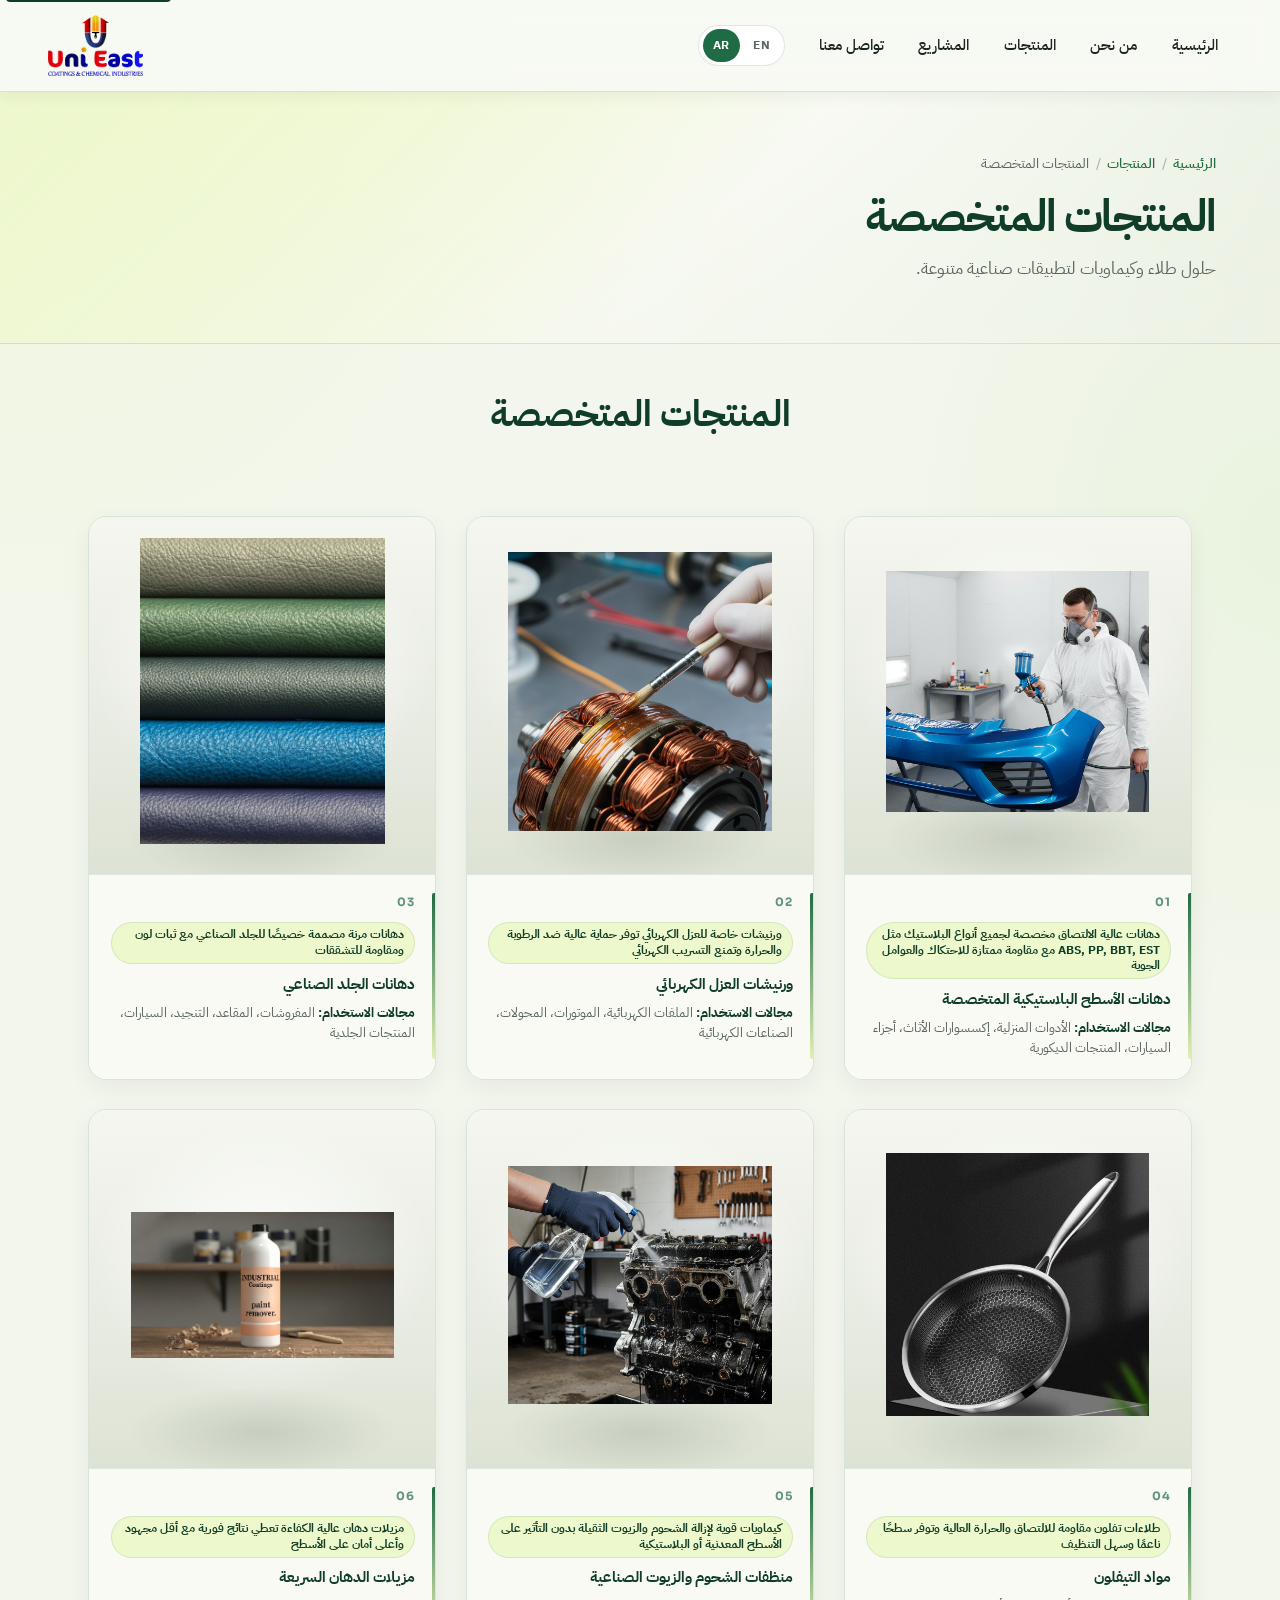
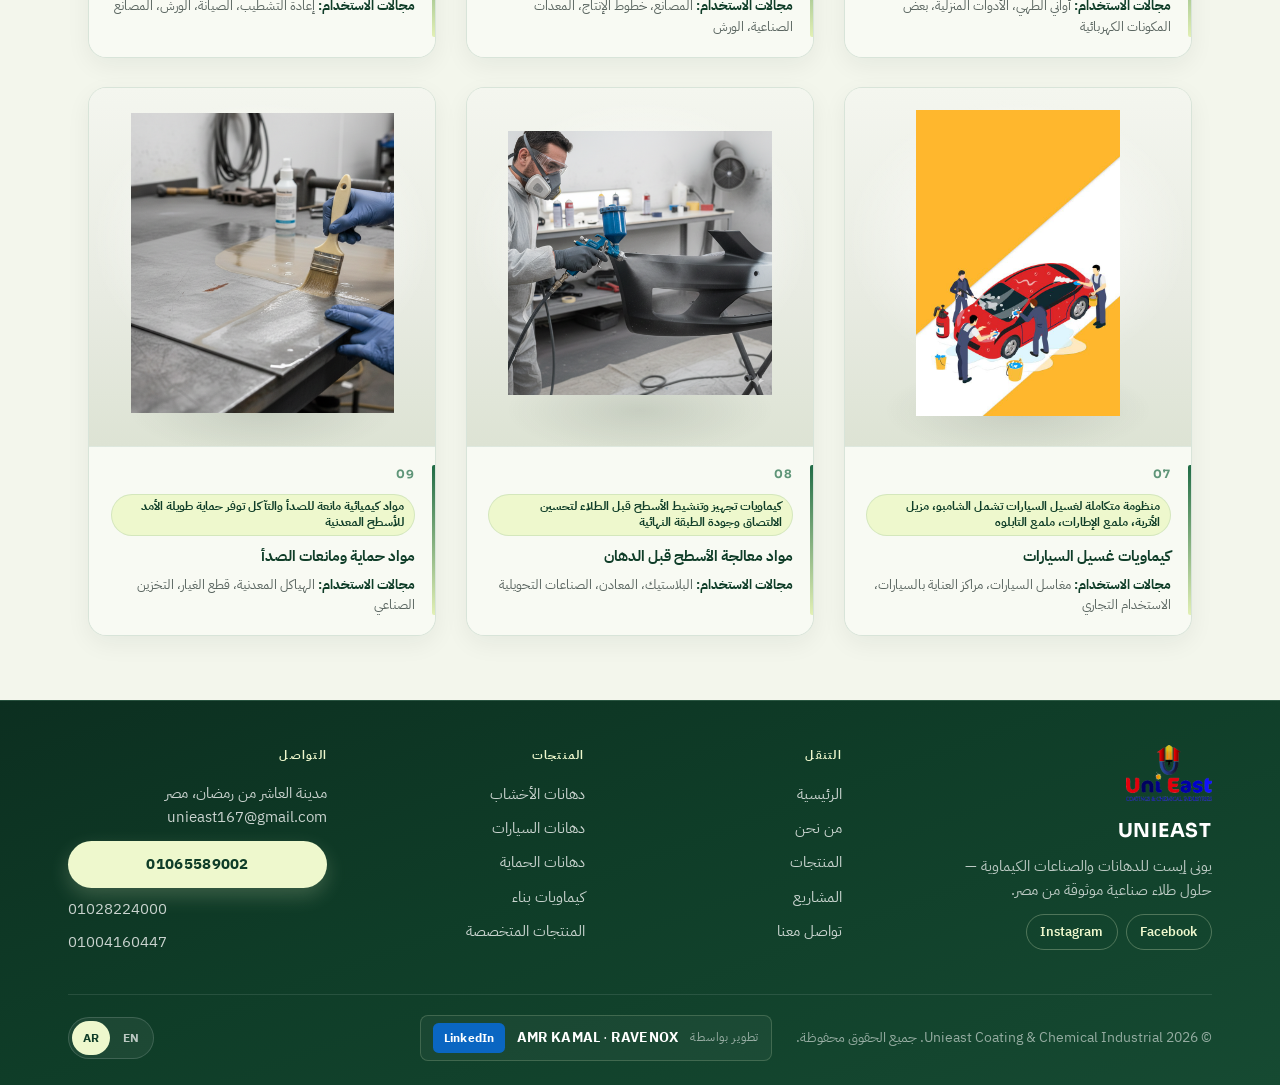
<file: specialize.html>
<!DOCTYPE html>
<html lang="ar" dir="rtl">
<head>
    <meta charset="UTF-8">
    <meta name="viewport" content="width=device-width, initial-scale=1.0">
    <title data-i18n="meta.specializeTitle">المنتجات المتخصصة | Unieast Specialized Products</title>
    <meta name="description" content="المنتجات المتخصصة من يونيست لتطبيقات صناعية متنوعة.">
    <link rel="canonical" href="https://www.unieastcoating.com/specialize.html">
    <link rel="stylesheet" href="style.css">
    <script src="js/translations.js" defer></script>
    <script src="js/i18n.js" defer></script>
    <script src="js.js" defer></script>
</head>
<body>

    <header class="navbar">
        <a class="logo" href="index.html">
            <img src="images/logouni-transparent.png" alt="Unieast Logo" width="160" height="104" decoding="async">
        </a>
        <div class="nav-cluster">
            <nav aria-label="Primary">
                <ul>
                    <li><a href="index.html#home" data-i18n="nav.home">الرئيسية</a></li>
                    <li><a href="index.html#about" data-i18n="nav.about">من نحن</a></li>
                    <li><a href="product.html" data-i18n="nav.products">المنتجات</a></li>
                    <li><a href="projects.html" data-i18n="nav.projects">المشاريع</a></li>
                    <li><a href="index.html#contact" data-i18n="nav.contact">تواصل معنا</a></li>
                </ul>
            </nav>
            <div class="lang-switch" role="group" aria-label="Language">
                <button type="button" data-lang="en">EN</button>
                <button type="button" data-lang="ar" class="is-active">AR</button>
            </div>
            <button class="menu-toggle" aria-expanded="false" data-i18n-aria="nav.menu" aria-label="القائمة">
                <span class="hamburger" aria-hidden="true"><span></span><span></span><span></span></span>
            </button>
        </div>
    </header>
    <section class="page-hero">
        <div class="container">
            <nav class="breadcrumb" aria-label="Breadcrumb">
                <a href="index.html" data-i18n="page.breadcrumbHome">الرئيسية</a>
                <span aria-hidden="true">/</span>
                <a href="product.html" data-i18n="page.breadcrumbProducts">المنتجات</a>
                <span aria-hidden="true">/</span>
                <span data-i18n="cats.specialize">المنتجات المتخصصة</span>
            </nav>
            <h1 data-i18n="page.specializeTitle">المنتجات المتخصصة</h1>
            <p data-i18n="page.specializeLead">حلول طلاء وكيماويات لتطبيقات صناعية متنوعة.</p>
        </div>
    </section>

<!-- Navbar -->
    

<h2 align="center" data-i18n="page.specializeTitle">المنتجات المتخصصة</h2>

<section class="products-section">
    <div class="products-grid">
        <div class="product-card reveal">
            <img src="images/بلاستيك.png" alt="دهانات الأسطح البلاستيكية المتخصصة" class="product-image">
            <div class="product-info">
                <h3 class="product-name">دهانات الأسطح البلاستيكية المتخصصة</h3>
                <span class="product-category">دهانات عالية الالتصاق مخصصة لجميع أنواع البلاستيك مثل ABS, PP, BBT, EST مع مقاومة ممتازة للاحتكاك والعوامل الجوية</span>
                <p><strong><span data-i18n="page.usageAreas">مجالات الاستخدام</span>:</strong> الأدوات المنزلية، إكسسوارات الأثاث، أجزاء السيارات، المنتجات الديكورية</p>
            </div>
        </div>

        <div class="product-card reveal">
            <img src="images/سلك.png" alt="ورنيشات العزل الكهربائي" class="product-image">
            <div class="product-info">
                <h3 class="product-name">ورنيشات العزل الكهربائي</h3>
                <span class="product-category">ورنيشات خاصة للعزل الكهربائي توفر حماية عالية ضد الرطوبة والحرارة وتمنع التسريب الكهربائي</span>
                <p><strong><span data-i18n="page.usageAreas">مجالات الاستخدام</span>:</strong> الملفات الكهربائية، الموتورات، المحولات، الصناعات الكهربائية</p>
            </div>
        </div>

        <div class="product-card reveal">
            <img src="images/جلد.jpg" alt="دهانات الجلد الصناعي" class="product-image">
            <div class="product-info">
                <h3 class="product-name">دهانات الجلد الصناعي</h3>
                <span class="product-category">دهانات مرنة مصممة خصيصًا للجلد الصناعي مع ثبات لون ومقاومة للتشققات</span>
                <p><strong><span data-i18n="page.usageAreas">مجالات الاستخدام</span>:</strong> المفروشات، المقاعد، التنجيد، السيارات، المنتجات الجلدية</p>
            </div>
        </div>

        <div class="product-card reveal">
            <img src="images/تيفال.jpg" alt="مواد التيفلون" class="product-image">
            <div class="product-info">
                <h3 class="product-name">مواد التيفلون</h3>
                <span class="product-category">طلاءات تفلون مقاومة للالتصاق والحرارة العالية وتوفر سطحًا ناعمًا وسهل التنظيف</span>
                <p><strong><span data-i18n="page.usageAreas">مجالات الاستخدام</span>:</strong> أواني الطهي، الأدوات المنزلية، بعض المكونات الكهربائية</p>
            </div>
        </div>

        <div class="product-card reveal">
            <img src="images/شجوم.png" alt="منظفات الشحوم والزيوت الصناعية" class="product-image">
            <div class="product-info">
                <h3 class="product-name">منظفات الشحوم والزيوت الصناعية</h3>
                <span class="product-category">كيماويات قوية لإزالة الشحوم والزيوت الثقيلة بدون التأثير على الأسطح المعدنية أو البلاستيكية</span>
                <p><strong><span data-i18n="page.usageAreas">مجالات الاستخدام</span>:</strong> المصانع، خطوط الإنتاج، المعدات الصناعية، الورش</p>
            </div>
        </div>

        <div class="product-card reveal">
            <img src="images/Gemini_Generated_Image_lrkj8glrkj8glrkj.png" alt="مزيلات الدهان السريعة" class="product-image">
            <div class="product-info">
                <h3 class="product-name">مزيلات الدهان السريعة</h3>
                <span class="product-category">مزيلات دهان عالية الكفاءة تعطي نتائج فورية مع أقل مجهود وأعلى أمان على الأسطح</span>
                <p><strong><span data-i18n="page.usageAreas">مجالات الاستخدام</span>:</strong> إعادة التشطيب، الصيانة، الورش، المصانع</p>
            </div>
        </div>

        <div class="product-card reveal">
            <img src="images/car wash.jpg" alt="كيماويات غسيل السيارات" class="product-image">
            <div class="product-info">
                <h3 class="product-name">كيماويات غسيل السيارات</h3>
                <span class="product-category">منظومة متكاملة لغسيل السيارات تشمل الشامبو، مزيل الأتربة، ملمع الإطارات، ملمع التابلوه</span>
                <p><strong><span data-i18n="page.usageAreas">مجالات الاستخدام</span>:</strong> مغاسل السيارات، مراكز العناية بالسيارات، الاستخدام التجاري</p>
            </div>
        </div>

        <div class="product-card reveal">
            <img src="images/محسن التصاق.png" alt="مواد معالجة الأسطح قبل الدهان" class="product-image">
            <div class="product-info">
                <h3 class="product-name">مواد معالجة الأسطح قبل الدهان</h3>
                <span class="product-category">كيماويات تجهيز وتنشيط الأسطح قبل الطلاء لتحسين الالتصاق وجودة الطبقة النهائية</span>
                <p><strong><span data-i18n="page.usageAreas">مجالات الاستخدام</span>:</strong> البلاستيك، المعادن، الصناعات التحويلية</p>
            </div>
        </div>

        <div class="product-card reveal">
            <img src="images/الصدا.png" alt="مواد حماية ومانعات الصدأ" class="product-image">
            <div class="product-info">
                <h3 class="product-name">مواد حماية ومانعات الصدأ</h3>
                <span class="product-category">مواد كيميائية مانعة للصدأ والتآكل توفر حماية طويلة الأمد للأسطح المعدنية</span>
                <p><strong><span data-i18n="page.usageAreas">مجالات الاستخدام</span>:</strong> الهياكل المعدنية، قطع الغيار، التخزين الصناعي</p>
            </div>
        </div>

        
    </div>
</section>

    <footer class="site-footer site-footer--solo">
        <div class="container">
            <div class="footer-grid">
                <div class="footer-brand">
                    <a class="footer-logo" href="index.html">
                        <img src="images/logouni-transparent.png" alt="Unieast" width="160" height="104" decoding="async" loading="lazy">
                    </a>
                    <strong>UNIEAST</strong>
                    <p data-i18n="footer.tagline">يونى إيست للدهانات والصناعات الكيماوية — حلول طلاء صناعية موثوقة من مصر.</p>
                    <div class="footer-social" aria-label="Social">
                        <a href="https://www.facebook.com/share/1LG1nim7bq/?mibextid=wwXIfr" target="_blank" rel="noopener noreferrer">Facebook</a>
                        <a href="https://www.instagram.com/uni.east" target="_blank" rel="noopener noreferrer">Instagram</a>
                    </div>
                </div>
                <div class="footer-col">
                    <h4 data-i18n="footer.nav">التنقل</h4>
                    <ul>
                        <li><a href="index.html#home" data-i18n="nav.home">الرئيسية</a></li>
                        <li><a href="index.html#about" data-i18n="nav.about">من نحن</a></li>
                        <li><a href="product.html" data-i18n="nav.products">المنتجات</a></li>
                        <li><a href="projects.html" data-i18n="nav.projects">المشاريع</a></li>
                        <li><a href="index.html#contact" data-i18n="nav.contact">تواصل معنا</a></li>
                    </ul>
                </div>
                <div class="footer-col">
                    <h4 data-i18n="footer.products">المنتجات</h4>
                    <ul>
                        <li><a href="wood.html" data-i18n="cats.wood">دهانات الأخشاب</a></li>
                        <li><a href="carcoating.html" data-i18n="cats.car">دهانات السيارات</a></li>
                        <li><a href="protective.html" data-i18n="cats.protective">دهانات الحماية</a></li>
                        <li><a href="chemecal.html" data-i18n="cats.chemical">كيماويات بناء</a></li>
                        <li><a href="specialize.html" data-i18n="cats.specialize">المنتجات المتخصصة</a></li>
                    </ul>
                </div>
                <div class="footer-col">
                    <h4 data-i18n="footer.contact">التواصل</h4>
                    <p data-i18n="contact.address">مدينة العاشر من رمضان، مصر</p>
                    <p><a href="mailto:unieast167@gmail.com">unieast167@gmail.com</a></p>
                    <div class="footer-phones">
                        <a class="footer-call-primary" href="tel:01065589002">01065589002</a>
                        <a class="footer-call-secondary" href="tel:01028224000">01028224000</a>
                        <a class="footer-call-secondary" href="tel:01004160447">01004160447</a>
                    </div>
                </div>
            </div>
            <div class="footer-bottom">
                <div class="footer-bottom-main">
                    <p>&copy; <span class="year"></span> Unieast Coating &amp; Chemical Industrial. <span data-i18n="footer.rights">جميع الحقوق محفوظة.</span></p>
                    <div class="dev-credit">
                        <span class="dev-label" data-i18n="footer.developedBy">تطوير بواسطة</span>
                        <span class="dev-names">
                            <a href="https://www.linkedin.com/in/amr-ahmed2025?utm_source=share_via&utm_content=profile&utm_medium=member_ios" target="_blank" rel="noopener noreferrer"><strong>AMR KAMAL</strong></a>
                            ·
                            <a href="https://www.linkedin.com/in/amr-ahmed2025?utm_source=share_via&utm_content=profile&utm_medium=member_ios" target="_blank" rel="noopener noreferrer"><strong>RAVENOX</strong></a>
                        </span>
                        <a class="dev-linkedin" href="https://www.linkedin.com/in/amr-ahmed2025?utm_source=share_via&utm_content=profile&utm_medium=member_ios" target="_blank" rel="noopener noreferrer" data-i18n="footer.linkedin" aria-label="LinkedIn — AMR KAMAL / RAVENOX">LinkedIn →</a>
                    </div>
                </div>
                <div class="lang-switch" role="group" aria-label="Language">
                    <button type="button" data-lang="en">EN</button>
                    <button type="button" data-lang="ar" class="is-active">AR</button>
                </div>
            </div>
        </div>
    </footer>
    <script>document.querySelectorAll(".year").forEach(function(el){el.textContent=new Date().getFullYear();});</script>
</body>
</html>
</file>
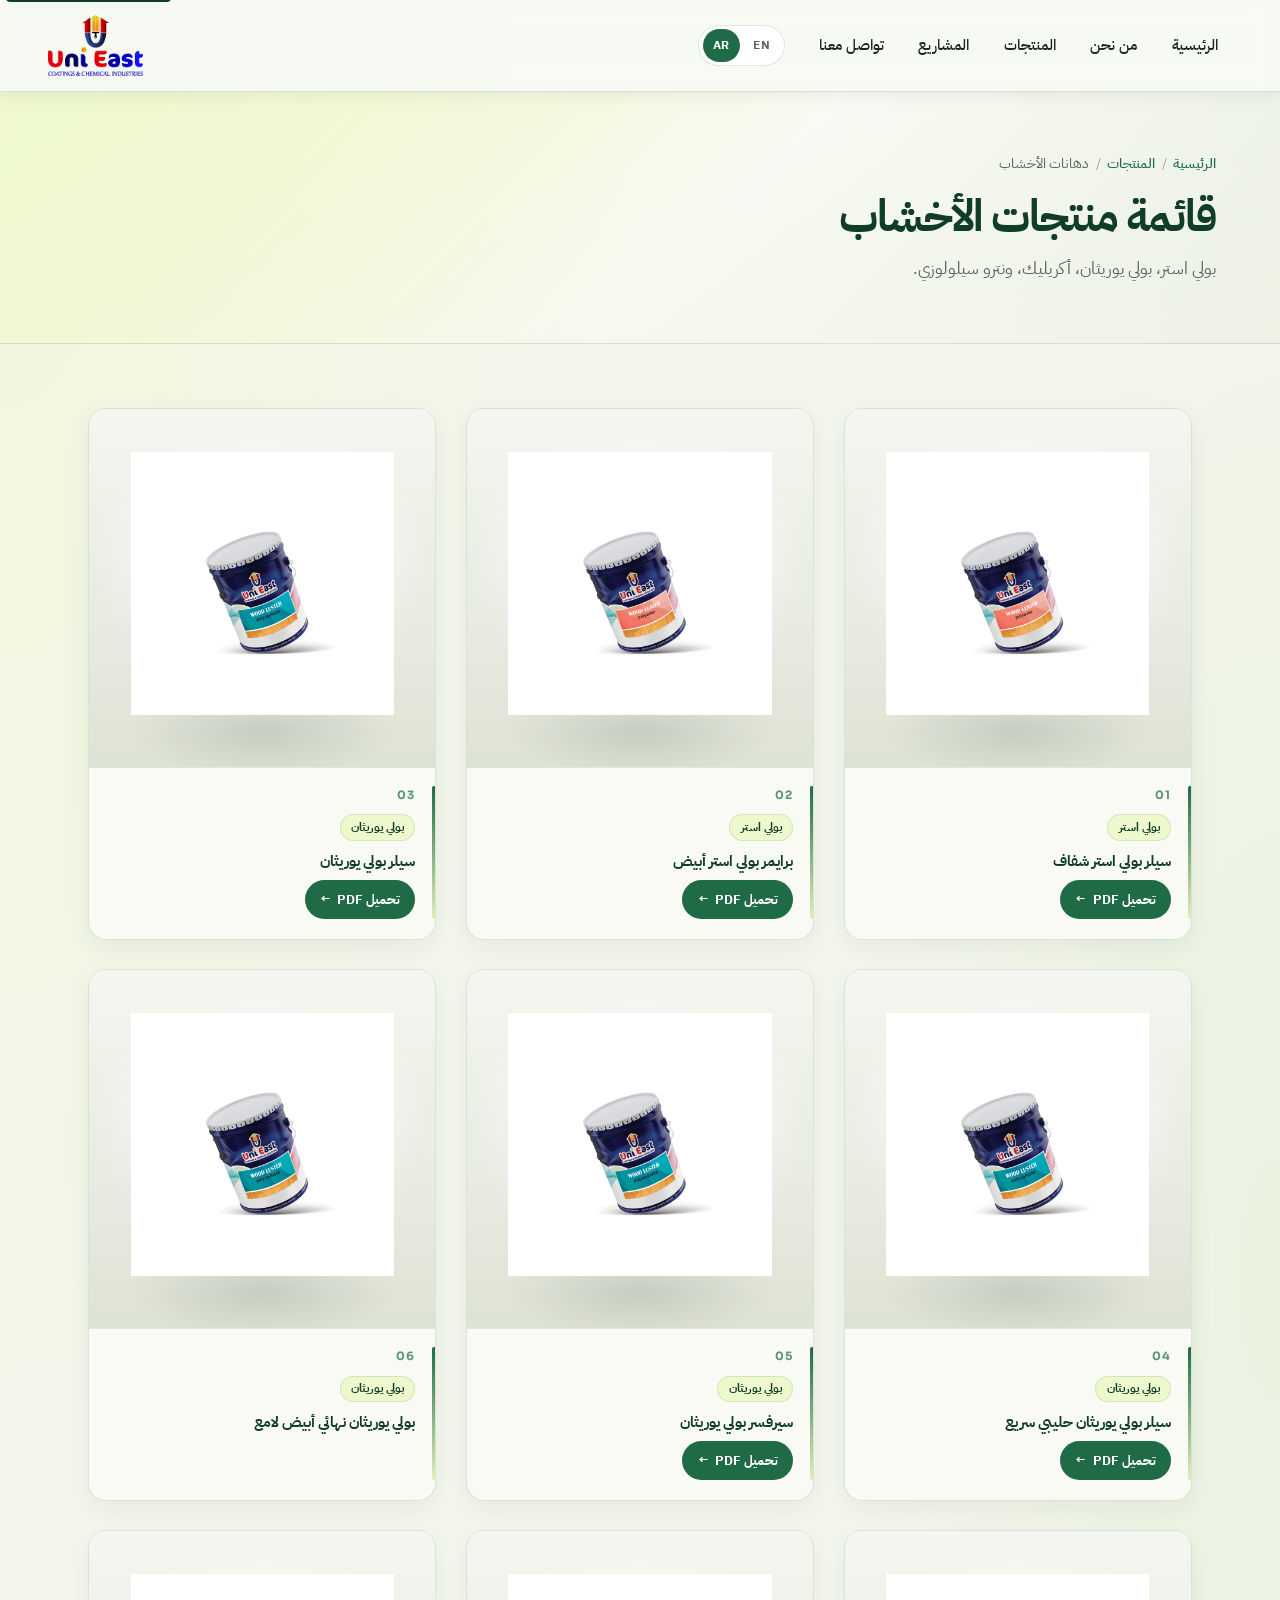
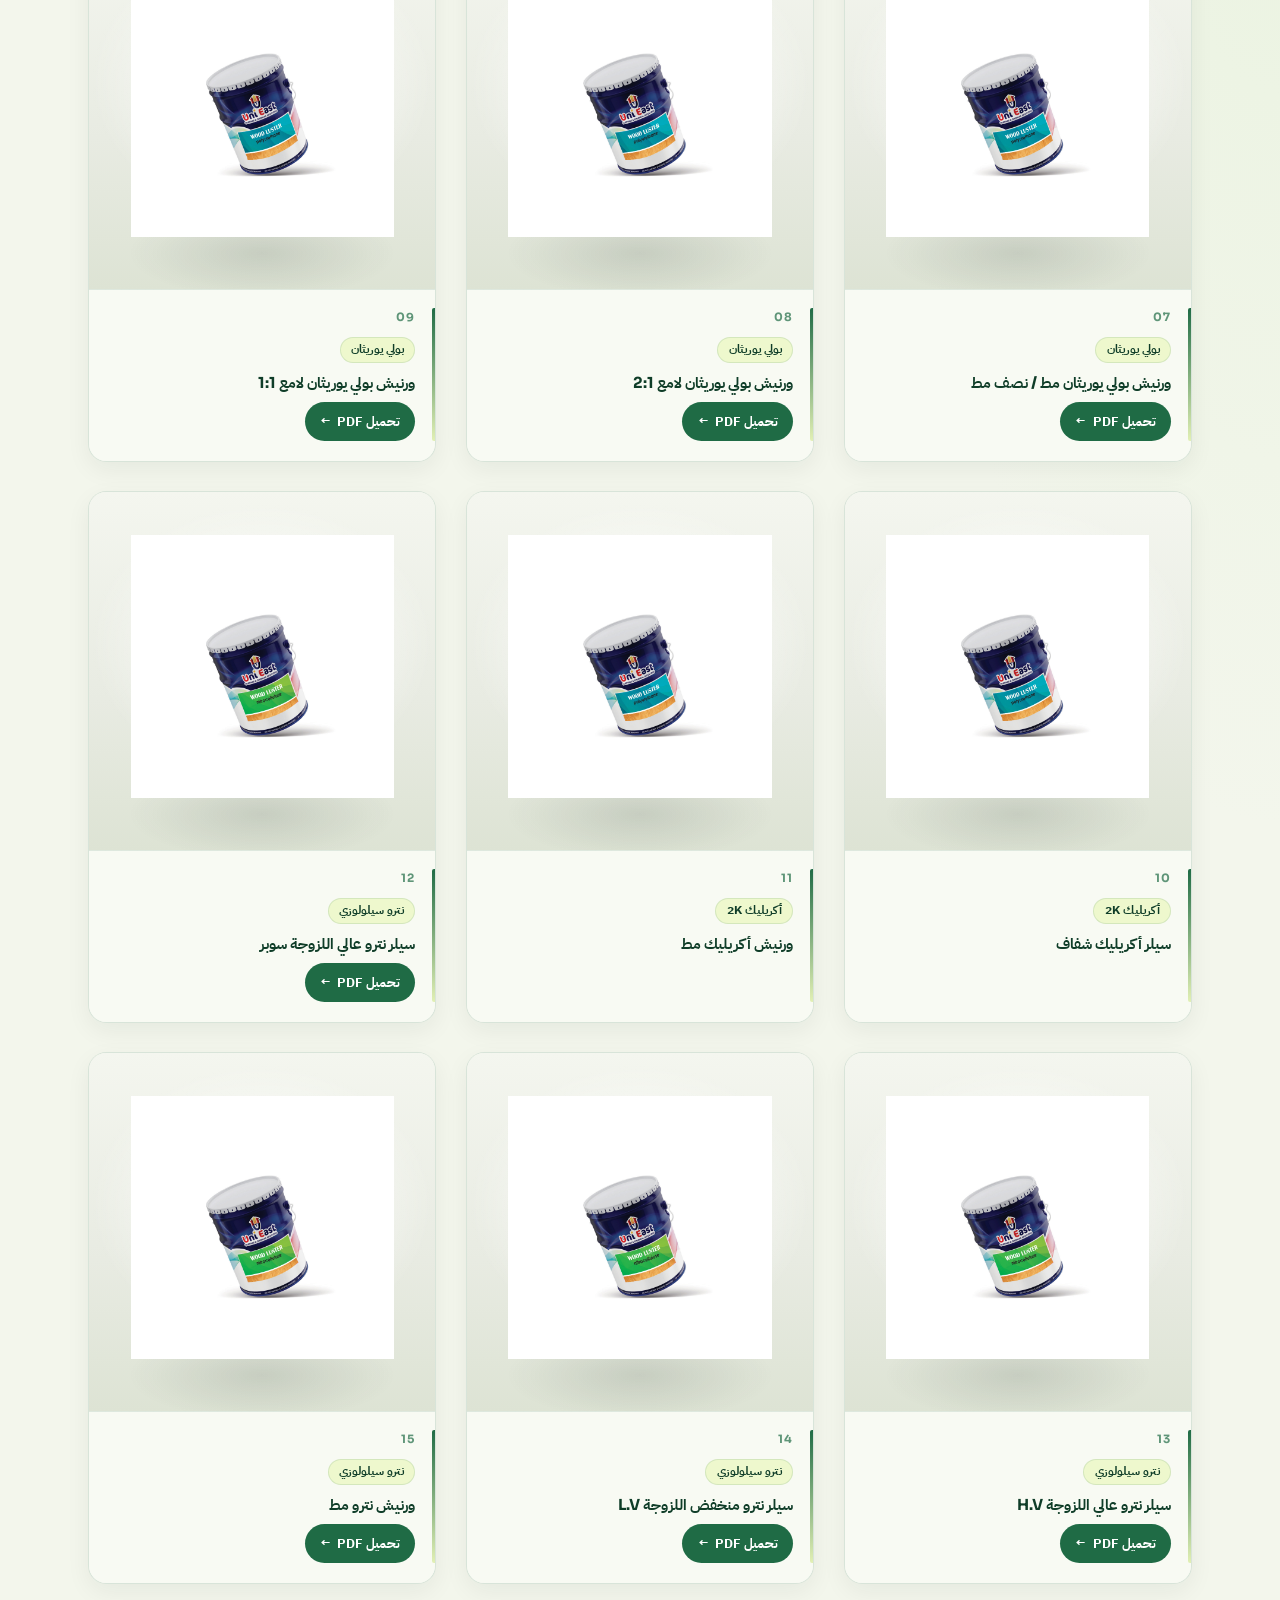
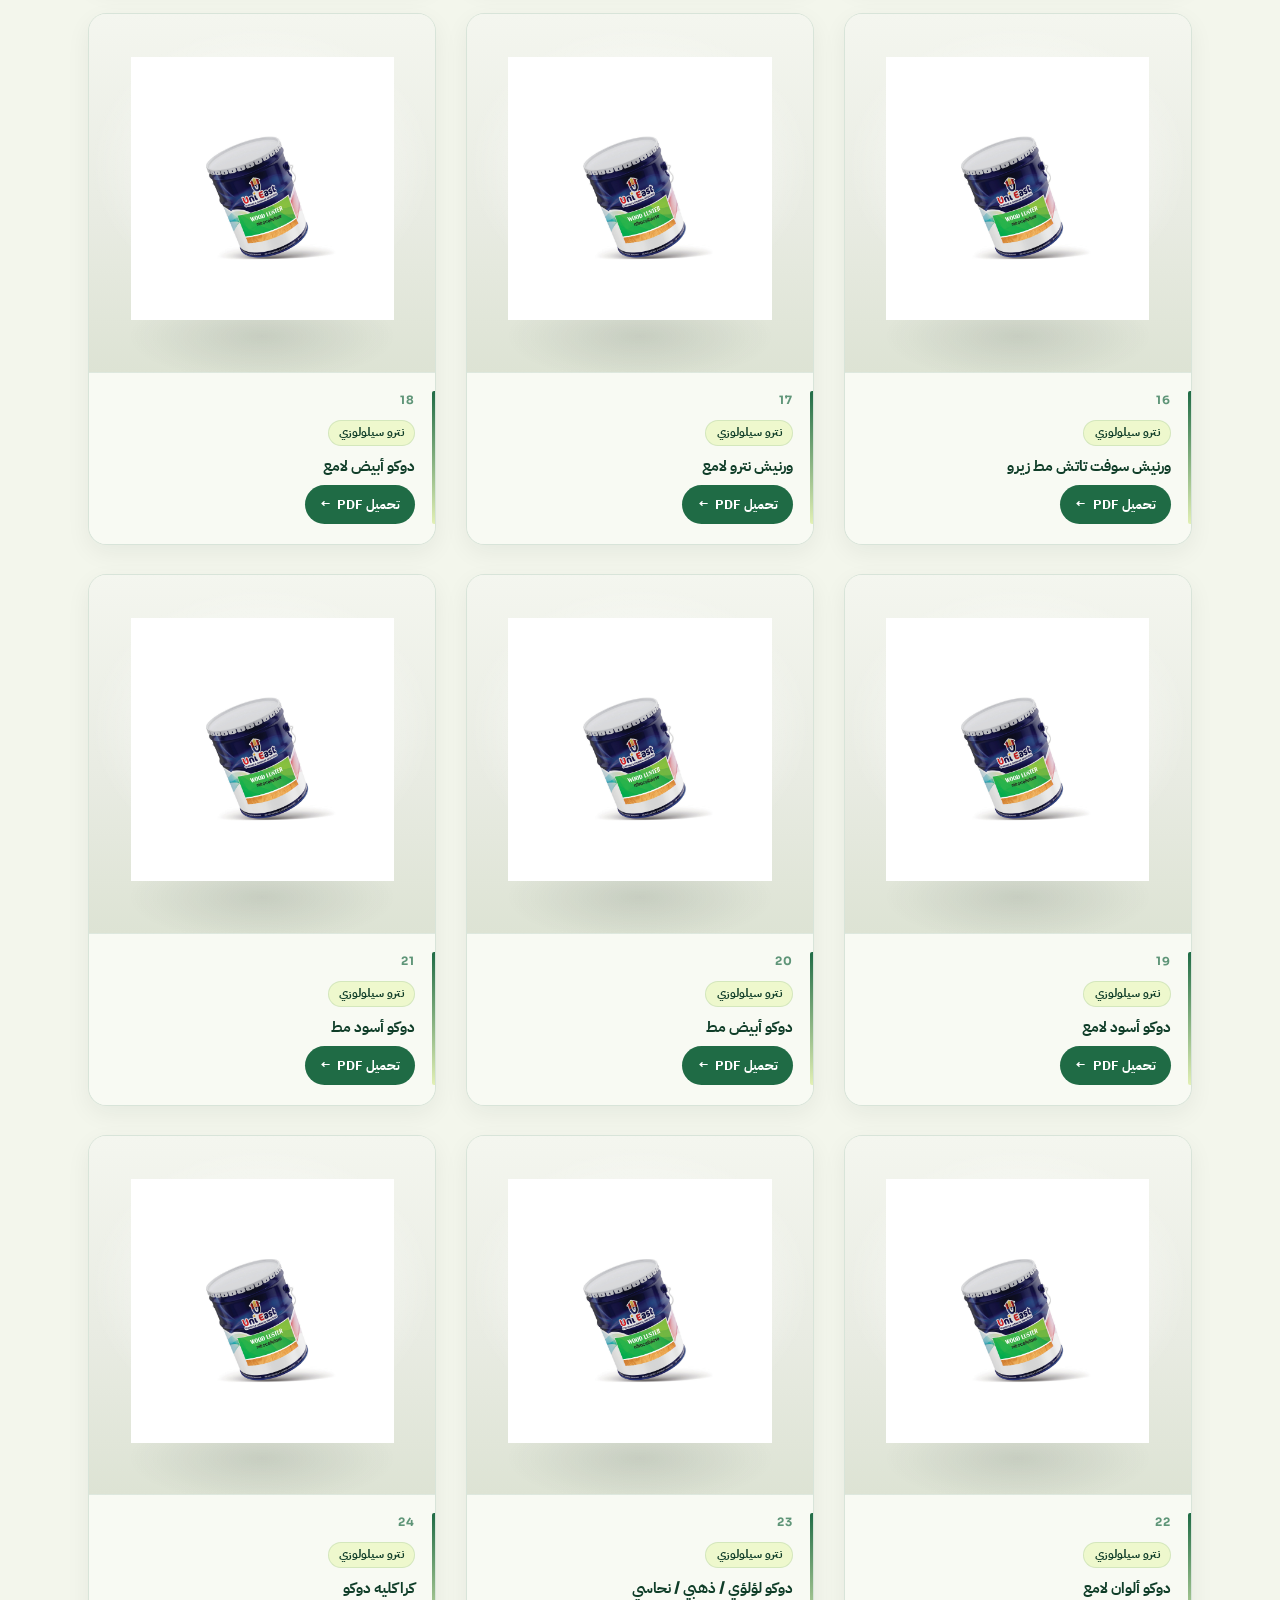
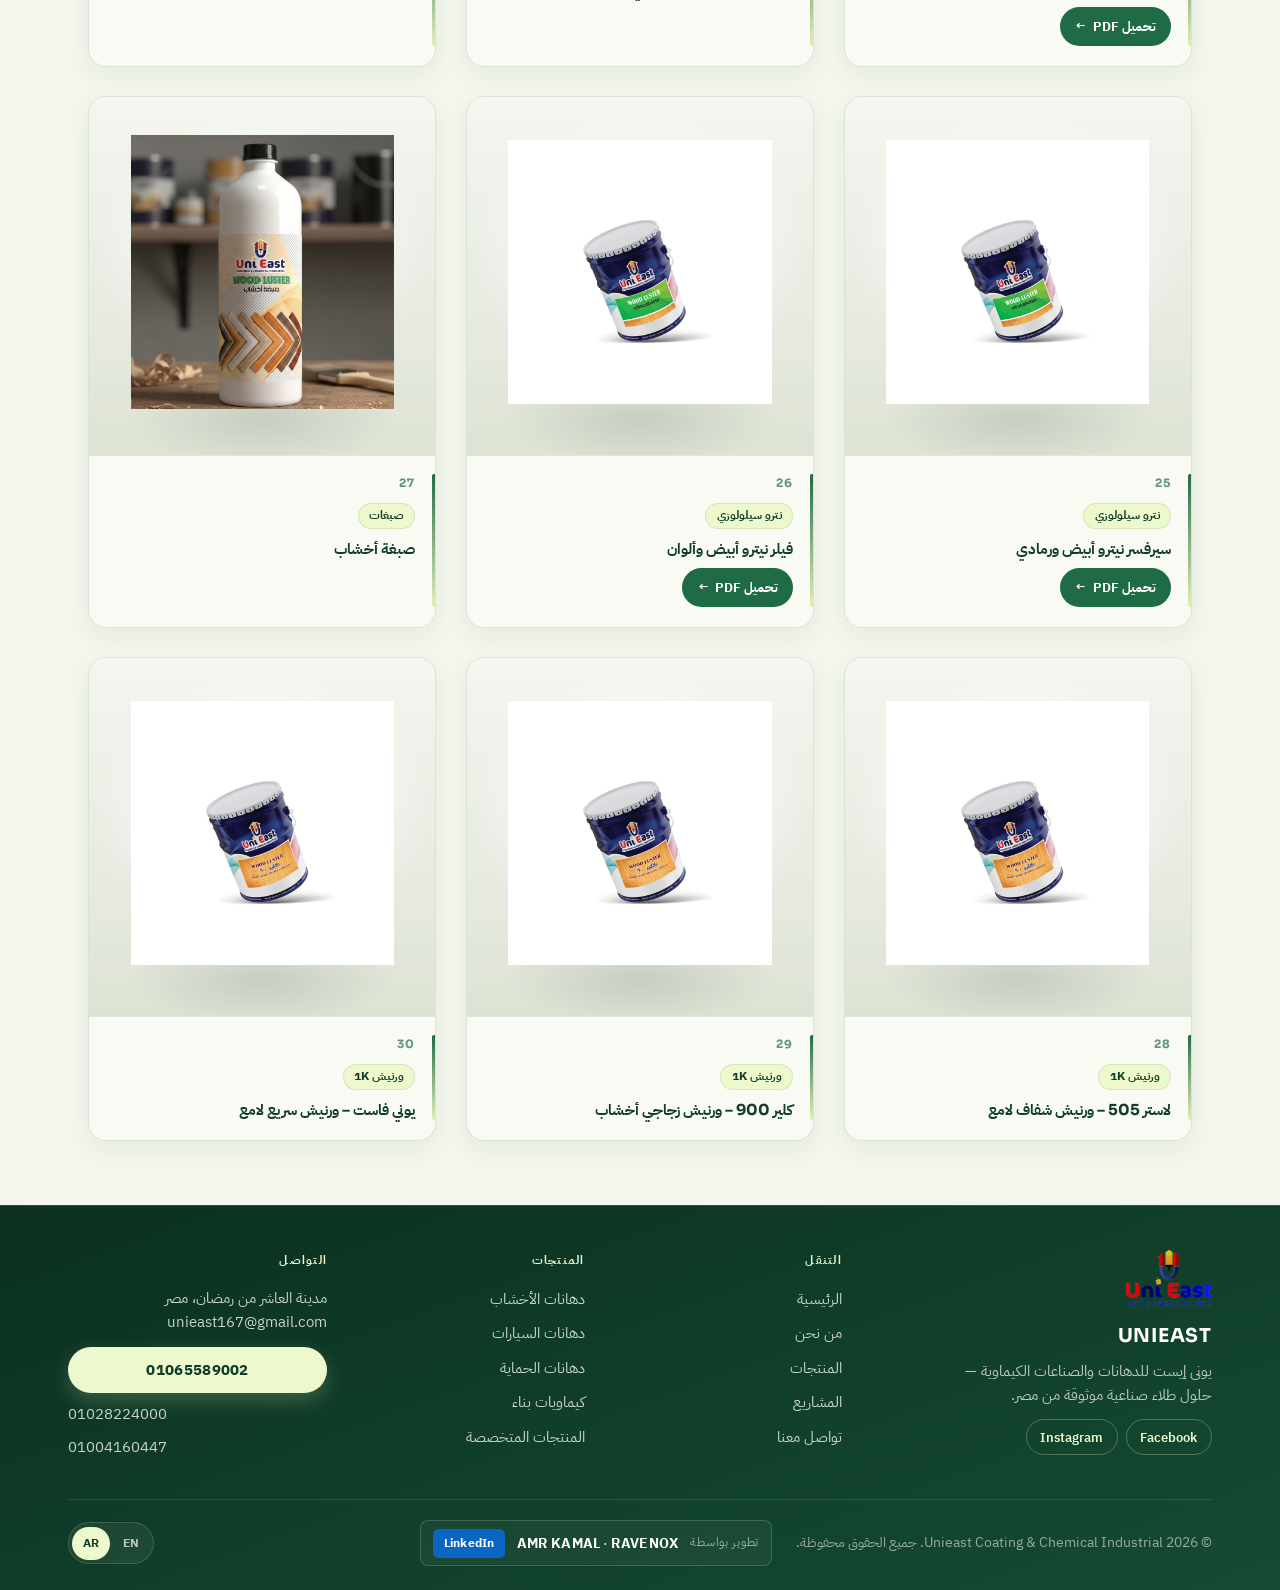
<file: wood.html>
<!DOCTYPE html>
<html lang="ar" dir="rtl">
<head>
    <meta charset="UTF-8">
    <meta name="viewport" content="width=device-width, initial-scale=1.0">
    <title data-i18n="meta.woodTitle">دهانات الأخشاب | Unieast Wood Coatings</title>
    <meta name="description" content="دهانات الأخشاب من يونيست: بولي استر، بولي يوريثان، أكريليك، ونترو سيلولوزي.">
    <link rel="canonical" href="https://www.unieastcoating.com/wood.html">
    <link rel="stylesheet" href="style.css">
    <script src="js/translations.js" defer></script>
    <script src="js/i18n.js" defer></script>
    <script src="js.js" defer></script>
</head>
<body>

    <header class="navbar">
        <a class="logo" href="index.html">
            <img src="images/logouni-transparent.png" alt="Unieast Logo" width="160" height="104" decoding="async">
        </a>
        <div class="nav-cluster">
            <nav aria-label="Primary">
                <ul>
                    <li><a href="index.html#home" data-i18n="nav.home">الرئيسية</a></li>
                    <li><a href="index.html#about" data-i18n="nav.about">من نحن</a></li>
                    <li><a href="product.html" data-i18n="nav.products">المنتجات</a></li>
                    <li><a href="projects.html" data-i18n="nav.projects">المشاريع</a></li>
                    <li><a href="index.html#contact" data-i18n="nav.contact">تواصل معنا</a></li>
                </ul>
            </nav>
            <div class="lang-switch" role="group" aria-label="Language">
                <button type="button" data-lang="en">EN</button>
                <button type="button" data-lang="ar" class="is-active">AR</button>
            </div>
            <button class="menu-toggle" aria-expanded="false" data-i18n-aria="nav.menu" aria-label="القائمة">
                <span class="hamburger" aria-hidden="true"><span></span><span></span><span></span></span>
            </button>
        </div>
    </header>
    <section class="page-hero">
        <div class="container">
            <nav class="breadcrumb" aria-label="Breadcrumb">
                <a href="index.html" data-i18n="page.breadcrumbHome">الرئيسية</a>
                <span aria-hidden="true">/</span>
                <a href="product.html" data-i18n="page.breadcrumbProducts">المنتجات</a>
                <span aria-hidden="true">/</span>
                <span data-i18n="cats.wood">دهانات الأخشاب</span>
            </nav>
            <h1 data-i18n="page.woodTitle">قائمة منتجات الأخشاب</h1>
            <p data-i18n="page.woodLead">بولي استر، بولي يوريثان، أكريليك، ونترو سيلولوزي.</p>
        </div>
    </section>

<section class="products-section">
        <div class="products-grid">
            <div class="product-card reveal">
                <img src="images/polyester.jpg" alt="سيلر بولي استر شفاف" class="product-image">
                <div class="product-info">
                    <h3 class="product-name">سيلر بولي استر شفاف<br>Polyester Sealer Transparent</h3>
                    <span class="product-category">بولي استر</span>
                    <a href="pdfs/polyeaster sealer.pdf" target="_blank" class="product-link">تحميل PDF</a>
                </div>
            </div>

            <div class="product-card reveal">
                <img src="images/polyester.jpg" alt="برايمر بولي استر أبيض" class="product-image">
                <div class="product-info">
                    <h3 class="product-name">برايمر بولي استر أبيض<br>Polyester Primer White</h3>
                    <span class="product-category">بولي استر</span>
                    <a href="pdfs/Polyester Primer.pdf" target="_blank" class="product-link">تحميل PDF</a>
                </div>
            </div>

            <div class="product-card reveal">
                <img src="images/poly than.jpg" alt="سيلر بولي يوريثان" class="product-image">
                <div class="product-info">
                    <h3 class="product-name">سيلر بولي يوريثان<br>Polyurethane Sealer</h3>
                    <span class="product-category">بولي يوريثان</span>
                    <a href="pdfs/UNI. Polyurethane Sealer  H,Q.pdf" target="_blank" class="product-link">تحميل PDF</a>
                </div>
            </div>

            <div class="product-card reveal">
                <img src="images/poly than.jpg" alt="سيلر بولي يوريثان حليبي سريع" class="product-image">
                <div class="product-info">
                    <h3 class="product-name">سيلر بولي يوريثان حليبي سريع<br>Polyurethane Sealer Milky Fast</h3>
                    <span class="product-category">بولي يوريثان</span>
                    <a href="pdfs/rgfdgdgfd  H,Q.pdf" target="_blank" class="product-link">تحميل PDF</a>
                </div>
            </div>

            <div class="product-card reveal">
                <img src="images/poly than.jpg" alt="سيرفسر بولي يوريثان" class="product-image">
                <div class="product-info">
                    <h3 class="product-name">سيرفسر بولي يوريثان<br>Polyurethane Surfacer</h3>
                    <span class="product-category">بولي يوريثان</span>
                    <a href="pdfs/P.U SURFACER.pdf" target="_blank" class="product-link">تحميل PDF</a>
                </div>
            </div>

            <div class="product-card reveal">
                <img src="images/poly than.jpg" alt="بولي يوريثان نهائي أبيض لامع" class="product-image">
                <div class="product-info">
                    <h3 class="product-name">بولي يوريثان نهائي أبيض لامع<br>Polyurethane Final White Glossy</h3>
                    <span class="product-category">بولي يوريثان</span>
                </div>
            </div>

            <div class="product-card reveal">
                <img src="images/poly than.jpg" alt="ورنيش بولي يوريثان مط / نصف مط" class="product-image">
                <div class="product-info">
                    <h3 class="product-name">ورنيش بولي يوريثان مط / نصف مط<br>Polyurethane Varnish Matt / Semi-Matt</h3>
                    <span class="product-category">بولي يوريثان</span>
                    <a href="pdfs/UNI. Polyurethane Varnish -MattSemi-Matt.pdf" target="_blank" class="product-link">تحميل PDF</a>
                </div>
            </div>

            <div class="product-card reveal">
                <img src="images/poly than.jpg" alt="ورنيش بولي يوريثان لامع 2:1" class="product-image">
                <div class="product-info">
                    <h3 class="product-name">ورنيش بولي يوريثان لامع 2:1<br>Polyurethane Varnish Glossy 2:1</h3>
                    <span class="product-category">بولي يوريثان</span>
                    <a href="pdfs/UNI.Polyurethane Varnish Glossy 2-1.pdf" target="_blank" class="product-link">تحميل PDF</a>
                </div>
            </div>

            <div class="product-card reveal">
                <img src="images/poly than.jpg" alt="ورنيش بولي يوريثان لامع 1:1" class="product-image">
                <div class="product-info">
                    <h3 class="product-name">ورنيش بولي يوريثان لامع 1:1<br>Polyurethane Varnish Glossy 1:1</h3>
                    <span class="product-category">بولي يوريثان</span>
                    <a href="pdfs/PRO.Polyurethane Varnish Glossy 1-1.pdf" target="_blank" class="product-link">تحميل PDF</a>
                </div>
            </div>

            <div class="product-card reveal">
                <img src="images/poly than.jpg" alt="سيلر أكريليك شفاف" class="product-image">
                <div class="product-info">
                    <h3 class="product-name">سيلر أكريليك شفاف<br>Acrylic Sealer Transparent</h3>
                    <span class="product-category">أكريليك 2K</span>
                </div>
            </div>

            <div class="product-card reveal">
                <img src="images/poly than.jpg" alt="ورنيش أكريليك مط" class="product-image">
                <div class="product-info">
                    <h3 class="product-name">ورنيش أكريليك مط<br>Acrylic Varnish Matt</h3>
                    <span class="product-category">أكريليك 2K</span>
                </div>
            </div>

            <div class="product-card reveal">
                <img src="images/doco .jpg" alt="سيلر نترو عالي اللزوجة سوبر" class="product-image">
                <div class="product-info">
                    <h3 class="product-name">سيلر نترو عالي اللزوجة سوبر<br>Nitro Sealer High Viscosity Super</h3>
                    <span class="product-category">نترو سيلولوزي</span>
                    <a href="pdfs/fdvd.pdf" target="_blank" class="product-link">تحميل PDF</a>
                </div>
            </div>

            <div class="product-card">
                <img src="images/doco .jpg" alt="سيلر نترو عالي اللزوجة H.V" class="product-image">
                <div class="product-info">
                    <h3 class="product-name">سيلر نترو عالي اللزوجة H.V<br>Nitro Sealer High Viscosity H.V</h3>
                    <span class="product-category">نترو سيلولوزي</span>
                    <a href="pdfs/UNI. NC. sealer H.V SUPER.pdf" target="_blank" class="product-link">تحميل PDF</a>
                </div>
            </div>

            <div class="product-card">
                <img src="images/doco .jpg" alt="سيلر نترو منخفض اللزوجة L.V" class="product-image">
                <div class="product-info">
                    <h3 class="product-name">سيلر نترو منخفض اللزوجة L.V<br>Nitro Sealer Low Viscosity L.V</h3>
                    <span class="product-category">نترو سيلولوزي</span>
                    <a href="pdfs/UNI.NC. Sealer L.V.pdf" target="_blank" class="product-link">تحميل PDF</a>
                </div>
            </div>

            <div class="product-card">
                <img src="images/doco .jpg" alt="ورنيش نترو مط" class="product-image">
                <div class="product-info">
                    <h3 class="product-name">ورنيش نترو مط<br>Nitro Varnish Matt</h3>
                    <span class="product-category">نترو سيلولوزي</span>
                    <a href="pdfs/UNI.NC Matt varnish.pdf" target="_blank" class="product-link">تحميل PDF</a>
                </div>
            </div>

            <div class="product-card">
                <img src="images/doco .jpg" alt="ورنيش سوفت تاتش مط زيرو" class="product-image">
                <div class="product-info">
                    <h3 class="product-name">ورنيش سوفت تاتش مط زيرو<br>Soft Touch Varnish Matt Zero</h3>
                    <span class="product-category">نترو سيلولوزي</span>
                    <a href="pdfs/UNI.NC Matt varnish.pdf" target="_blank" class="product-link">تحميل PDF</a>
                </div>
            </div>

            <div class="product-card">
                <img src="images/doco .jpg" alt="ورنيش نترو لامع" class="product-image">
                <div class="product-info">
                    <h3 class="product-name">ورنيش نترو لامع<br>Nitro Varnish Glossy</h3>
                    <span class="product-category">نترو سيلولوزي</span>
                    <a href="pdfs/UNI. NC. Glossy varnish.pdf" target="_blank" class="product-link">تحميل PDF</a>
                </div>
            </div>

            <div class="product-card">
                <img src="images/doco .jpg" alt="دوكو أبيض لامع" class="product-image">
                <div class="product-info">
                    <h3 class="product-name">دوكو أبيض لامع<br>Duco White Glossy</h3>
                    <span class="product-category">نترو سيلولوزي</span>
                    <a href="pdfs/UNI.NC.TOPCOAT.pdf" target="_blank" class="product-link">تحميل PDF</a>
                </div>
            </div>

            <div class="product-card">
                <img src="images/doco .jpg" alt="دوكو أسود لامع" class="product-image">
                <div class="product-info">
                    <h3 class="product-name">دوكو أسود لامع<br>Duco Black Glossy</h3>
                    <span class="product-category">نترو سيلولوزي</span>
                    <a href="pdfs/UNI.NC.TOPCOAT.pdf" target="_blank" class="product-link">تحميل PDF</a>
                </div>
            </div>

            <div class="product-card">
                <img src="images/doco .jpg" alt="دوكو أبيض مط" class="product-image">
                <div class="product-info">
                    <h3 class="product-name">دوكو أبيض مط<br>Duco White Matt</h3>
                    <span class="product-category">نترو سيلولوزي</span>
                    <a href="pdfs/UNI.Matt Duco.pdf" target="_blank" class="product-link">تحميل PDF</a>
                </div>
            </div>

            <div class="product-card">
                <img src="images/doco .jpg" alt="دوكو أسود مط" class="product-image">
                <div class="product-info">
                    <h3 class="product-name">دوكو أسود مط<br>Duco Black Matt</h3>
                    <span class="product-category">نترو سيلولوزي</span>
                    <a href="pdfs/UNI.Matt Duco.pdf" target="_blank" class="product-link">تحميل PDF</a>
                </div>
            </div>

            <div class="product-card">
                <img src="images/doco .jpg" alt="دوكو ألوان لامع" class="product-image">
                <div class="product-info">
                    <h3 class="product-name">دوكو ألوان لامع<br>Duco Colors Glossy</h3>
                    <span class="product-category">نترو سيلولوزي</span>
                    <a href="pdfs/UNI.NC.TOPCOAT.pdf" target="_blank" class="product-link">تحميل PDF</a>
                </div>
            </div>

            <div class="product-card">
                <img src="images/doco .jpg" alt="دوكو لؤلؤي / ذهبي / نحاسي" class="product-image">
                <div class="product-info">
                    <h3 class="product-name">دوكو لؤلؤي / ذهبي / نحاسي<br>Duco Pearl / Gold / Copper</h3>
                    <span class="product-category">نترو سيلولوزي</span>
                </div>
            </div>

            <div class="product-card">
                <img src="images/doco .jpg" alt="كراكليه دوكو" class="product-image">
                <div class="product-info">
                    <h3 class="product-name">كراكليه دوكو<br>Crackle Duco</h3>
                    <span class="product-category">نترو سيلولوزي</span>
                </div>
            </div>

            <div class="product-card">
                <img src="images/doco .jpg" alt="سيرفسر نيترو أبيض ورمادي" class="product-image">
                <div class="product-info">
                    <h3 class="product-name">سيرفسر نيترو أبيض ورمادي<br>Nitro Surfacer White and Gray</h3>
                    <span class="product-category">نترو سيلولوزي</span>
                    <a href="pdfs/P.U SURFACER.pdf" target="_blank" class="product-link">تحميل PDF</a>
                </div>
            </div>

            <div class="product-card">
                <img src="images/doco .jpg" alt="فيلر نيترو أبيض وألوان" class="product-image">
                <div class="product-info">
                    <h3 class="product-name">فيلر نيترو أبيض وألوان<br>Nitro Filler White and Colors</h3>
                    <span class="product-category">نترو سيلولوزي</span>
                    <a href="pdfs/P.U SURFACER.pdf" target="_blank" class="product-link">تحميل PDF</a>
                </div>
            </div>

            <div class="product-card">
                <img src="images/Gemini_Generated_Image_bdi1ymbdi1ymbdi1.png" alt="صبغة أخشاب" class="product-image">
                <div class="product-info">
                    <h3 class="product-name">صبغة أخشاب<br>Wood Stain</h3>
                    <span class="product-category">صبغات</span>
                </div>
            </div>

            <div class="product-card">
                <img src="images/varnesh.jpg" alt="لاستر 505 – ورنيش شفاف لامع" class="product-image">
                <div class="product-info">
                    <h3 class="product-name">لاستر 505 – ورنيش شفاف لامع<br>Luster 505 - Transparent Glossy Varnish</h3>
                    <span class="product-category">ورنيش 1K</span>
                </div>
            </div>

            <div class="product-card">
                <img src="images/varnesh.jpg" alt="كلير 900 – ورنيش زجاجي أخشاب" class="product-image">
                <div class="product-info">
                    <h3 class="product-name">كلير 900 – ورنيش زجاجي أخشاب<br>Clear 900 - Glass Wood Varnish</h3>
                    <span class="product-category">ورنيش 1K</span>
                </div>
            </div>

            <div class="product-card">
                <img src="images/varnesh.jpg" alt="يوني فاست – ورنيش سريع لامع" class="product-image">
                <div class="product-info">
                    <h3 class="product-name">يوني فاست – ورنيش سريع لامع<br>Uni Fast - Fast Glossy Varnish</h3>
                    <span class="product-category">ورنيش 1K</span>
                </div>
            </div>
        </div>
    </section>

    <footer class="site-footer site-footer--solo">
        <div class="container">
            <div class="footer-grid">
                <div class="footer-brand">
                    <a class="footer-logo" href="index.html">
                        <img src="images/logouni-transparent.png" alt="Unieast" width="160" height="104" decoding="async" loading="lazy">
                    </a>
                    <strong>UNIEAST</strong>
                    <p data-i18n="footer.tagline">يونى إيست للدهانات والصناعات الكيماوية — حلول طلاء صناعية موثوقة من مصر.</p>
                    <div class="footer-social" aria-label="Social">
                        <a href="https://www.facebook.com/share/1LG1nim7bq/?mibextid=wwXIfr" target="_blank" rel="noopener noreferrer">Facebook</a>
                        <a href="https://www.instagram.com/uni.east" target="_blank" rel="noopener noreferrer">Instagram</a>
                    </div>
                </div>
                <div class="footer-col">
                    <h4 data-i18n="footer.nav">التنقل</h4>
                    <ul>
                        <li><a href="index.html#home" data-i18n="nav.home">الرئيسية</a></li>
                        <li><a href="index.html#about" data-i18n="nav.about">من نحن</a></li>
                        <li><a href="product.html" data-i18n="nav.products">المنتجات</a></li>
                        <li><a href="projects.html" data-i18n="nav.projects">المشاريع</a></li>
                        <li><a href="index.html#contact" data-i18n="nav.contact">تواصل معنا</a></li>
                    </ul>
                </div>
                <div class="footer-col">
                    <h4 data-i18n="footer.products">المنتجات</h4>
                    <ul>
                        <li><a href="wood.html" data-i18n="cats.wood">دهانات الأخشاب</a></li>
                        <li><a href="carcoating.html" data-i18n="cats.car">دهانات السيارات</a></li>
                        <li><a href="protective.html" data-i18n="cats.protective">دهانات الحماية</a></li>
                        <li><a href="chemecal.html" data-i18n="cats.chemical">كيماويات بناء</a></li>
                        <li><a href="specialize.html" data-i18n="cats.specialize">المنتجات المتخصصة</a></li>
                    </ul>
                </div>
                <div class="footer-col">
                    <h4 data-i18n="footer.contact">التواصل</h4>
                    <p data-i18n="contact.address">مدينة العاشر من رمضان، مصر</p>
                    <p><a href="mailto:unieast167@gmail.com">unieast167@gmail.com</a></p>
                    <div class="footer-phones">
                        <a class="footer-call-primary" href="tel:01065589002">01065589002</a>
                        <a class="footer-call-secondary" href="tel:01028224000">01028224000</a>
                        <a class="footer-call-secondary" href="tel:01004160447">01004160447</a>
                    </div>
                </div>
            </div>
            <div class="footer-bottom">
                <div class="footer-bottom-main">
                    <p>&copy; <span class="year"></span> Unieast Coating &amp; Chemical Industrial. <span data-i18n="footer.rights">جميع الحقوق محفوظة.</span></p>
                    <div class="dev-credit">
                        <span class="dev-label" data-i18n="footer.developedBy">تطوير بواسطة</span>
                        <span class="dev-names">
                            <a href="https://www.linkedin.com/in/amr-ahmed2025?utm_source=share_via&utm_content=profile&utm_medium=member_ios" target="_blank" rel="noopener noreferrer"><strong>AMR KAMAL</strong></a>
                            ·
                            <a href="https://www.linkedin.com/in/amr-ahmed2025?utm_source=share_via&utm_content=profile&utm_medium=member_ios" target="_blank" rel="noopener noreferrer"><strong>RAVENOX</strong></a>
                        </span>
                        <a class="dev-linkedin" href="https://www.linkedin.com/in/amr-ahmed2025?utm_source=share_via&utm_content=profile&utm_medium=member_ios" target="_blank" rel="noopener noreferrer" data-i18n="footer.linkedin" aria-label="LinkedIn — AMR KAMAL / RAVENOX">LinkedIn →</a>
                    </div>
                </div>
                <div class="lang-switch" role="group" aria-label="Language">
                    <button type="button" data-lang="en">EN</button>
                    <button type="button" data-lang="ar" class="is-active">AR</button>
                </div>
            </div>
        </div>
    </footer>
    <script>document.querySelectorAll(".year").forEach(function(el){el.textContent=new Date().getFullYear();});</script>
</body>
</html>
</file>
<file: style.css>
/* Unieast Coating & Chemical Industrial — Design System */
@import url("https://fonts.googleapis.com/css2?family=IBM+Plex+Sans+Arabic:wght@400;500;600;700&family=Sora:wght@500;600;700;800&display=swap");

:root {
  --brand: #1f6b45;
  --brand-dark: #0f3d28;
  --brand-mid: #2d8659;
  --brand-soft: #d8edc8;
  --lime: #eef8cd;
  --lime-deep: #e2f0b5;
  --surface: #f8faf3;
  --surface-elevated: #ffffff;
  --bg: #f3f6ec;
  --bg-muted: #e8efe0;
  --text: #1a2420;
  --text-muted: #5a6560;
  --border: rgba(26, 36, 32, 0.12);
  --border-strong: rgba(26, 36, 32, 0.2);
  --shadow-sm: 0 4px 14px rgba(26, 36, 32, 0.06);
  --shadow-md: 0 12px 32px rgba(26, 36, 32, 0.1);
  --radius: 12px;
  --radius-sm: 8px;
  --radius-lg: 20px;
  --nav-h: 5.75rem;
  --container: 72rem;
  --font-display: "Sora", "IBM Plex Sans Arabic", system-ui, sans-serif;
  --font-body: "IBM Plex Sans Arabic", "Sora", system-ui, sans-serif;
  --ease: cubic-bezier(0.22, 1, 0.36, 1);
}

*,
*::before,
*::after {
  margin: 0;
  padding: 0;
  box-sizing: border-box;
}

html {
  scroll-behavior: smooth;
  overflow-x: hidden;
}

body {
  font-family: var(--font-body);
  background: var(--bg);
  color: var(--text);
  line-height: 1.65;
  padding-top: var(--nav-h);
  overflow-x: hidden;
  -webkit-font-smoothing: antialiased;
}

img {
  max-width: 100%;
  height: auto;
  display: block;
}

a {
  color: inherit;
  text-decoration: none;
}

ul {
  list-style: none;
}

button,
input,
textarea {
  font: inherit;
}

:focus-visible {
  outline: 2px solid var(--brand);
  outline-offset: 3px;
}

.container {
  width: min(100% - 2.5rem, var(--container));
  margin-inline: auto;
}

.section {
  padding: clamp(3.5rem, 6vw, 5.5rem) 0;
}

.section-tint {
  background: var(--lime);
}

.section-muted {
  background: var(--bg-muted);
}

.section-surface {
  background: var(--surface-elevated);
}

.section-head {
  max-width: 40rem;
  margin-bottom: 2.5rem;
}

.section-head.centered {
  margin-inline: auto;
  text-align: center;
}

.eyebrow {
  display: inline-block;
  font-size: 0.8rem;
  font-weight: 600;
  letter-spacing: 0.08em;
  text-transform: uppercase;
  color: var(--brand);
  margin-bottom: 0.75rem;
  font-family: var(--font-display);
}

.section-head h2,
.page-hero h1 {
  font-family: var(--font-display);
  font-weight: 700;
  letter-spacing: -0.03em;
  line-height: 1.15;
  color: var(--brand-dark);
  font-size: clamp(1.75rem, 3.5vw, 2.75rem);
  margin-bottom: 0.85rem;
}

.section-head p,
.page-hero p {
  color: var(--text-muted);
  font-size: 1.05rem;
}

/* Buttons */
.btn {
  display: inline-flex;
  align-items: center;
  justify-content: center;
  gap: 0.5rem;
  padding: 0.85rem 1.5rem;
  border-radius: 999px;
  border: 1.5px solid transparent;
  font-weight: 600;
  font-size: 0.95rem;
  cursor: pointer;
  transition: transform 0.25s var(--ease), box-shadow 0.25s var(--ease), background 0.25s ease, color 0.25s ease, border-color 0.25s ease;
  text-decoration: none;
  line-height: 1.2;
}

.btn-primary {
  background: var(--brand);
  color: #fff;
  box-shadow: 0 8px 22px rgba(31, 107, 69, 0.28);
}

.btn-primary:hover {
  background: var(--brand-dark);
  transform: translateY(-2px);
}

.btn-secondary {
  background: transparent;
  color: var(--brand-dark);
  border-color: var(--border-strong);
}

.btn-secondary:hover {
  border-color: var(--brand);
  color: var(--brand);
  transform: translateY(-2px);
}

.btn-ghost {
  background: rgba(255, 255, 255, 0.12);
  color: #fff;
  border-color: rgba(255, 255, 255, 0.28);
}

.btn-ghost:hover {
  background: rgba(255, 255, 255, 0.2);
  transform: translateY(-2px);
}

.buy-btn {
  background: var(--brand);
  border: none;
  padding: 0.85rem 1.5rem;
  border-radius: 999px;
  cursor: pointer;
  transition: transform 0.22s var(--ease), box-shadow 0.22s var(--ease), background 0.22s ease;
  box-shadow: 0 8px 22px rgba(31, 107, 69, 0.25);
  color: #fff;
  font-weight: 600;
}

.buy-btn a {
  text-decoration: none;
  color: inherit;
  font-weight: 600;
  font-size: 0.95rem;
}

.buy-btn:hover {
  background: var(--brand-dark);
  transform: translateY(-2px);
}

/* Navbar — logo always physically LEFT in EN and AR */
.navbar {
  position: fixed;
  top: 0;
  left: 0;
  width: 100%;
  height: var(--nav-h);
  display: flex;
  flex-direction: row;
  align-items: center;
  justify-content: flex-start;
  gap: 1rem;
  padding: 0 clamp(1rem, 4vw, 3rem);
  background: rgba(248, 250, 243, 0.92);
  backdrop-filter: blur(12px);
  border-bottom: 1px solid var(--border);
  z-index: 1000;
  box-shadow: var(--shadow-sm);
  transition: background 0.3s ease, box-shadow 0.3s ease;
  /* Prevent html[dir=rtl] from mirroring logo to the right */
  direction: ltr;
}

.navbar .logo,
.navbar .logo-wrap {
  display: inline-flex;
  align-items: center;
  justify-content: center;
  flex-shrink: 0;
  align-self: center;
  order: 0;
  margin-right: auto;
  background: transparent;
  box-shadow: none;
  padding: 0;
  border-radius: 0;
}

.navbar .logo img,
.navbar .logo-wrap img {
  height: 62px;
  width: auto;
  max-height: 62px;
  max-width: min(220px, 42vw);
  object-fit: contain;
  object-position: center;
  background: transparent;
  padding: 0;
  border-radius: 0;
  box-shadow: none;
  display: block;
}

.nav-cluster {
  display: flex;
  align-items: center;
  gap: 1.25rem;
  margin-left: auto;
  flex-shrink: 0;
}

html[dir="ltr"] .nav-cluster {
  direction: ltr;
}

html[dir="rtl"] .nav-cluster {
  direction: rtl;
}

.navbar ul {
  display: flex;
  align-items: center;
  gap: 0.35rem;
}

.navbar ul li a {
  display: inline-block;
  padding: 0.55rem 0.9rem;
  color: var(--text);
  font-size: 0.92rem;
  font-weight: 500;
  border-radius: 999px;
  transition: color 0.2s ease, background 0.2s ease;
}

.navbar ul li a:hover,
.navbar ul li a.active {
  color: var(--brand-dark);
  background: var(--lime);
}

.lang-switch {
  display: inline-flex;
  align-items: center;
  gap: 0.15rem;
  padding: 0.2rem;
  border: 1px solid var(--border);
  border-radius: 999px;
  background: var(--surface-elevated);
}

.lang-switch button {
  border: none;
  background: transparent;
  color: var(--text-muted);
  font-weight: 700;
  font-size: 0.78rem;
  letter-spacing: 0.04em;
  padding: 0.4rem 0.65rem;
  border-radius: 999px;
  cursor: pointer;
  transition: background 0.2s ease, color 0.2s ease;
}

.lang-switch button.is-active {
  background: var(--brand);
  color: #fff;
}

.menu-toggle {
  display: none;
  align-items: center;
  justify-content: center;
  width: 44px;
  height: 44px;
  background: transparent;
  border: 1px solid var(--border);
  border-radius: var(--radius-sm);
  cursor: pointer;
  color: var(--text);
  padding: 0;
}

.menu-toggle .hamburger {
  display: inline-block;
  width: 20px;
  height: 14px;
  position: relative;
}

.menu-toggle .hamburger span {
  position: absolute;
  left: 0;
  right: 0;
  height: 2px;
  background: var(--text);
  border-radius: 2px;
  transition: transform 0.25s ease, top 0.25s ease, opacity 0.25s ease;
}

.menu-toggle .hamburger span:nth-child(1) { top: 0; }
.menu-toggle .hamburger span:nth-child(2) { top: 50%; transform: translateY(-50%); }
.menu-toggle .hamburger span:nth-child(3) { bottom: 0; }

.menu-toggle.open .hamburger span:nth-child(1) {
  top: 50%;
  transform: translateY(-50%) rotate(45deg);
}
.menu-toggle.open .hamburger span:nth-child(2) { opacity: 0; }
.menu-toggle.open .hamburger span:nth-child(3) {
  top: 50%;
  transform: translateY(-50%) rotate(-45deg);
}

.mobile-menu {
  display: none;
  flex-direction: column;
  position: absolute;
  top: 100%;
  left: 0;
  right: 0;
  width: 100%;
  background: var(--surface-elevated);
  padding: 1rem;
  border-bottom: 1px solid var(--border);
  box-shadow: var(--shadow-md);
  z-index: 1001;
}

.mobile-menu.active {
  display: flex;
}

.mobile-menu li {
  margin: 0.15rem 0;
}

.mobile-menu li a {
  display: block;
  width: 100%;
  padding: 0.85rem 1rem;
}

/* Hero — full-bleed cinematic video background */
.hero {
  position: relative;
  isolation: isolate;
  width: 100%;
  max-width: none;
  min-height: 80vh;
  min-height: 80svh;
  display: flex;
  align-items: center;
  padding: clamp(3.5rem, 8vw, 6.5rem) clamp(1.25rem, 4vw, 3rem);
  color: #fff;
  overflow: hidden;
  background: #123528 url("images/industjpg.jpg") center / cover no-repeat;
}

.hero-video {
  position: absolute;
  inset: 0;
  width: 100%;
  height: 100%;
  max-width: none;
  object-fit: cover;
  object-position: center;
  display: block;
  opacity: 1;
  visibility: visible;
  pointer-events: none;
  z-index: 0;
}

.hero-overlay {
  position: absolute;
  inset: 0;
  z-index: 1;
  pointer-events: none;
  background:
    linear-gradient(105deg, rgba(10, 28, 20, 0.55) 0%, rgba(10, 28, 20, 0.22) 45%, rgba(10, 28, 20, 0.12) 100%),
    linear-gradient(180deg, rgba(10, 28, 20, 0.15) 0%, rgba(10, 28, 20, 0.38) 100%);
}

html[dir="rtl"] .hero-overlay {
  background:
    linear-gradient(255deg, rgba(10, 28, 20, 0.55) 0%, rgba(10, 28, 20, 0.22) 45%, rgba(10, 28, 20, 0.12) 100%),
    linear-gradient(180deg, rgba(10, 28, 20, 0.15) 0%, rgba(10, 28, 20, 0.38) 100%);
}

.hero-content {
  position: relative;
  z-index: 2;
  width: min(100%, var(--container));
  margin-inline: auto;
}

.hero-text {
  max-width: 38rem;
}

.hero-brand {
  font-family: var(--font-display);
  font-size: clamp(0.85rem, 1.5vw, 1rem);
  font-weight: 600;
  letter-spacing: 0.14em;
  text-transform: uppercase;
  color: var(--lime);
  margin-bottom: 1rem;
}

.hero-text h1 {
  font-family: var(--font-display);
  font-size: clamp(2.2rem, 5vw, 3.75rem);
  font-weight: 800;
  letter-spacing: -0.03em;
  line-height: 1.1;
  margin-bottom: 0.75rem;
  text-shadow: 0 2px 24px rgba(0, 0, 0, 0.25);
}

.hero-text .hero-sub {
  font-size: clamp(1.05rem, 2vw, 1.25rem);
  font-weight: 500;
  color: rgba(255, 255, 255, 0.94);
  margin-bottom: 1rem;
}

.hero-text p {
  font-size: 1.05rem;
  color: rgba(255, 255, 255, 0.86);
  margin-bottom: 1.75rem;
  max-width: 40ch;
}

.hero-actions {
  display: flex;
  flex-wrap: wrap;
  gap: 0.75rem;
}

.hero-image,
.hero-media,
.hero--video {
  display: none;
}

/* About — image always physically LEFT in EN and AR */
.about-us-section .about-us-container,
.about-split {
  display: grid;
  grid-template-columns: minmax(0, 0.9fr) minmax(0, 1.1fr);
  gap: clamp(1.75rem, 4vw, 3.25rem);
  align-items: center;
  /* Lock column order so html[dir=rtl] does not mirror the grid */
  direction: ltr;
}

.about-media {
  min-width: 0;
  grid-column: 1;
}

.about-copy {
  min-width: 0;
  grid-column: 2;
}

html[dir="ltr"] .about-copy {
  direction: ltr;
  text-align: left;
}

html[dir="rtl"] .about-copy {
  direction: rtl;
  text-align: right;
}

.about-us-text h2,
.about-copy h2 {
  font-family: var(--font-display);
  font-size: clamp(1.75rem, 3vw, 2.5rem);
  color: var(--brand-dark);
  margin-bottom: 1rem;
  letter-spacing: -0.02em;
}

.about-us-text p,
.about-copy p {
  color: var(--text-muted);
  margin-bottom: 1rem;
}

.about-us-image img,
.about-media img {
  width: 100%;
  height: auto;
  display: block;
  border-radius: var(--radius-lg);
  box-shadow: var(--shadow-md);
  object-fit: cover;
  object-position: center;
  aspect-ratio: 1024 / 664;
  background: var(--bg-muted);
}

.about-stats {
  display: grid;
  grid-template-columns: repeat(3, 1fr);
  gap: 0.75rem;
  margin-top: 1.75rem;
}

.stat-card {
  background: var(--lime);
  border: 1px solid var(--border);
  border-radius: var(--radius);
  padding: 1rem 0.85rem;
  text-align: center;
}

.stat-card strong {
  display: block;
  font-family: var(--font-display);
  font-size: 1.5rem;
  color: var(--brand-dark);
  margin-bottom: 0.25rem;
}

.stat-card span {
  font-size: 0.8rem;
  color: var(--text-muted);
}

/* Categories — premium image cards */
.categories-section h2,
.categories-page h2 {
  text-align: center;
  font-family: var(--font-display);
  font-size: clamp(1.75rem, 3vw, 2.5rem);
  color: var(--brand-dark);
  margin-bottom: 0.5rem;
}

.categories-grid {
  display: grid;
  grid-template-columns: repeat(auto-fit, minmax(220px, 1fr));
  gap: 1.25rem;
}

.categories-grid--premium {
  grid-template-columns: repeat(6, 1fr);
  gap: 1rem;
}

.categories-grid--premium .category-card:nth-child(1) { grid-column: span 2; }
.categories-grid--premium .category-card:nth-child(2) { grid-column: span 2; }
.categories-grid--premium .category-card:nth-child(3) { grid-column: span 2; }
.categories-grid--premium .category-card:nth-child(4) { grid-column: span 3; }
.categories-grid--premium .category-card:nth-child(5) { grid-column: span 3; }

.category,
.category-card {
  position: relative;
  background: #1a2420;
  border: 1px solid var(--border);
  border-radius: var(--radius-lg);
  overflow: hidden;
  min-height: 280px;
  transition: transform 0.35s var(--ease), box-shadow 0.35s var(--ease);
}

.category:hover,
.category-card:hover {
  transform: translateY(-6px);
  box-shadow: var(--shadow-md);
}

.category a,
.category-card a {
  display: block;
  color: #fff;
  position: absolute;
  inset: 0;
  text-decoration: none;
}

.category img,
.category-card img {
  width: 100%;
  height: 100%;
  object-fit: cover;
  transition: transform 0.55s var(--ease);
}

.category:hover img,
.category-card:hover img {
  transform: scale(1.08);
}

.category-card::after {
  content: "";
  position: absolute;
  inset: 0;
  background: linear-gradient(180deg, transparent 35%, rgba(10, 28, 20, 0.82) 100%);
  pointer-events: none;
  z-index: 1;
}

.category-content {
  position: absolute;
  left: 0;
  right: 0;
  bottom: 0;
  z-index: 2;
  display: flex;
  align-items: center;
  justify-content: space-between;
  gap: 0.75rem;
  padding: 1.25rem 1.2rem;
}

.category h3,
.category-card h3 {
  padding: 0;
  margin: 0;
  font-size: 1.1rem;
  font-weight: 700;
  color: #fff;
  font-family: var(--font-display);
  text-shadow: 0 1px 10px rgba(0, 0, 0, 0.35);
}

.category h3 a,
.category-card h3 a {
  color: inherit;
  position: static;
}

.category-arrow {
  width: 2.25rem;
  height: 2.25rem;
  border-radius: 999px;
  border: 1px solid rgba(255, 255, 255, 0.45);
  background: rgba(238, 248, 205, 0.18);
  flex-shrink: 0;
  position: relative;
  transition: background 0.25s ease, transform 0.25s var(--ease);
}

.category-arrow::before {
  content: "";
  position: absolute;
  top: 50%;
  left: 50%;
  width: 0.45rem;
  height: 0.45rem;
  border-top: 2px solid #fff;
  border-right: 2px solid #fff;
  transform: translate(-60%, -50%) rotate(45deg);
}

html[dir="rtl"] .category-arrow::before {
  transform: translate(-40%, -50%) rotate(-135deg);
}

.category-card:hover .category-arrow {
  background: var(--lime);
  transform: translateX(3px);
}

html[dir="rtl"] .category-card:hover .category-arrow {
  transform: translateX(-3px);
}

.category-card:hover .category-arrow::before {
  border-color: var(--brand-dark);
}

/* Applications */
.apps-grid {
  display: grid;
  grid-template-columns: repeat(auto-fit, minmax(180px, 1fr));
  gap: 1rem;
}

.app-card {
  position: relative;
  border-radius: var(--radius);
  overflow: hidden;
  min-height: 200px;
  border: 1px solid var(--border);
}

.app-card img {
  width: 100%;
  height: 100%;
  object-fit: cover;
  position: absolute;
  inset: 0;
}

.app-card::after {
  content: "";
  position: absolute;
  inset: 0;
  background: linear-gradient(180deg, transparent 30%, rgba(15, 61, 40, 0.88) 100%);
}

.app-card span {
  position: absolute;
  left: 1rem;
  right: 1rem;
  bottom: 1rem;
  z-index: 1;
  color: #fff;
  font-weight: 600;
  font-size: 1rem;
}

/* Why */
.why-grid {
  display: grid;
  grid-template-columns: repeat(auto-fit, minmax(230px, 1fr));
  gap: 1.15rem;
}

.why-card {
  background: var(--surface-elevated);
  border: 1px solid var(--border);
  border-radius: var(--radius);
  padding: 1.5rem 1.35rem;
  transition: transform 0.25s var(--ease), box-shadow 0.25s var(--ease);
}

.why-card:hover {
  transform: translateY(-4px);
  box-shadow: var(--shadow-sm);
}

.why-card .why-index {
  font-family: var(--font-display);
  font-size: 0.85rem;
  font-weight: 700;
  color: var(--brand);
  margin-bottom: 0.75rem;
}

.why-card h3 {
  font-family: var(--font-display);
  font-size: 1.15rem;
  color: var(--brand-dark);
  margin-bottom: 0.5rem;
}

.why-card p {
  color: var(--text-muted);
  font-size: 0.95rem;
}

/* Projects teaser */
.vision-and-mission,
.projects-teaser {
  background: var(--bg-muted);
}

.vision-mission-container,
.projects-split {
  display: grid;
  grid-template-columns: 1fr 1fr;
  gap: clamp(1.5rem, 4vw, 3rem);
  align-items: center;
}

.vision-mission-container img,
.projects-split img {
  width: 100%;
  border-radius: var(--radius-lg);
  box-shadow: var(--shadow-md);
  object-fit: cover;
  aspect-ratio: 16 / 11;
}

.text-container h2,
.projects-copy h2 {
  font-family: var(--font-display);
  font-size: clamp(1.6rem, 3vw, 2.35rem);
  color: var(--brand-dark);
  margin-bottom: 0.85rem;
}

.text-container p,
.projects-copy p {
  color: var(--text-muted);
  margin-bottom: 1.5rem;
}

/* Partners */
.partners-section {
  padding: clamp(3rem, 5vw, 4.5rem) 0;
  background: var(--surface);
  text-align: center;
}

.partners-section h2 {
  font-family: var(--font-display);
  font-size: clamp(1.5rem, 3vw, 2.1rem);
  color: var(--brand-dark);
  margin-bottom: 2rem;
}

.slider-container {
  max-width: var(--container);
  margin: 0 auto;
  background: var(--surface-elevated);
  border-radius: var(--radius);
  border: 1px solid var(--border);
  overflow: hidden;
  padding: 1.25rem 0;
}

.slider {
  width: 100%;
  overflow: hidden;
}

.slide-track {
  display: flex;
  width: max-content;
  animation: scroll 40s linear infinite;
}

.slide-track:hover {
  animation-play-state: paused;
}

.slide-track img {
  width: 140px;
  height: 72px;
  object-fit: contain;
  margin: 0 1.25rem;
  filter: grayscale(100%);
  opacity: 0.75;
  transition: transform 0.3s ease, filter 0.3s ease, opacity 0.3s ease;
}

.slide-track img:hover {
  transform: scale(1.08);
  filter: grayscale(0%);
  opacity: 1;
}

@keyframes scroll {
  0% { transform: translateX(0); }
  100% { transform: translateX(-50%); }
}

html[dir="rtl"] .slide-track {
  animation-name: scroll-rtl;
}

@keyframes scroll-rtl {
  0% { transform: translateX(0); }
  100% { transform: translateX(50%); }
}

/* Contact / Footer */
.contact-section {
  background: var(--brand-dark);
  color: #fff;
  padding: clamp(3rem, 5vw, 4.5rem) 0 2rem;
}

.contact-section .section-head h2,
.contact-section h2 {
  color: #fff;
}

.contact-section .section-head p,
.contact-section .eyebrow {
  color: var(--lime);
}

.footer-contact-grid {
  display: grid;
  grid-template-columns: 1fr 1fr;
  gap: 1.5rem;
  align-items: start;
  margin-bottom: 2.5rem;
}

.footer-map,
.contact-form {
  background: rgba(255, 255, 255, 0.06);
  border: 1px solid rgba(255, 255, 255, 0.1);
  border-radius: var(--radius);
  padding: 1.35rem;
}

.location-pin {
  display: flex;
  flex-direction: column;
  align-items: center;
  gap: 0.5rem;
  text-align: center;
  margin-bottom: 1.25rem;
}

.location-pin span {
  font-size: 2rem;
  display: inline-flex;
  align-items: center;
  justify-content: center;
  width: 3.5rem;
  height: 3.5rem;
  border-radius: 50%;
  background: rgba(238, 248, 205, 0.18);
}

.location-pin p {
  font-weight: 700;
  font-size: 1.05rem;
}

.locations-table-wrapper {
  width: 100%;
  overflow-x: auto;
}

.locations-table {
  width: 100%;
  border-collapse: collapse;
}

.locations-table th,
.locations-table td {
  padding: 0.7rem 0.75rem;
  border-bottom: 1px solid rgba(255, 255, 255, 0.12);
  text-align: start;
  color: #fff;
  font-size: 0.92rem;
}

.locations-table th {
  color: var(--lime);
  font-weight: 700;
  width: 30%;
}

.locations-table a {
  color: var(--lime);
}

.locations-table a:hover {
  text-decoration: underline;
}

.contact-form .form-row {
  margin-bottom: 0.85rem;
}

.contact-form label {
  display: block;
  margin-bottom: 0.35rem;
  color: rgba(255, 255, 255, 0.85);
  font-size: 0.9rem;
}

.contact-form input,
.contact-form textarea {
  width: 100%;
  padding: 0.75rem 0.9rem;
  border-radius: var(--radius-sm);
  border: 1px solid rgba(255, 255, 255, 0.14);
  background: rgba(255, 255, 255, 0.06);
  color: #fff;
}

.contact-form input::placeholder,
.contact-form textarea::placeholder {
  color: rgba(255, 255, 255, 0.5);
}

.contact-form .buy-btn {
  background: var(--lime);
  color: var(--brand-dark);
  box-shadow: none;
}

.contact-form .buy-btn:hover {
  background: #fff;
}

#formMsg {
  display: inline-block;
  margin-inline-start: 0.75rem;
  color: var(--lime);
  font-size: 0.9rem;
}

.social-media {
  margin: 1.5rem 0 2rem;
  text-align: center;
}

.social-media h3 {
  margin-bottom: 0.65rem;
  font-size: 1.05rem;
}

.social-media a {
  color: var(--lime);
  font-weight: 500;
  margin: 0 0.35rem;
}

.social-media a:hover {
  text-decoration: underline;
}

.site-footer {
  border-top: 1px solid rgba(255, 255, 255, 0.1);
  padding-top: 2rem;
}

.footer-grid {
  display: grid;
  grid-template-columns: 1.4fr 1fr 1fr 1.1fr;
  gap: 1.5rem;
  margin-bottom: 1.75rem;
}

.footer-brand p,
.footer-col a,
.footer-col p {
  color: rgba(255, 255, 255, 0.75);
  font-size: 0.92rem;
}

.footer-brand strong {
  display: block;
  font-family: var(--font-display);
  font-size: 1.15rem;
  color: #fff;
  margin-bottom: 0.65rem;
}

.footer-col h4 {
  color: var(--lime);
  font-size: 0.85rem;
  letter-spacing: 0.06em;
  text-transform: uppercase;
  margin-bottom: 0.85rem;
}

.footer-col ul {
  display: grid;
  gap: 0.45rem;
}

.footer-col a:hover {
  color: #fff;
}

.footer-bottom {
  display: flex;
  flex-wrap: wrap;
  justify-content: space-between;
  align-items: center;
  gap: 0.75rem;
  padding-top: 1.25rem;
  border-top: 1px solid rgba(255, 255, 255, 0.08);
  color: rgba(255, 255, 255, 0.55);
  font-size: 0.85rem;
}

.footer-bottom .lang-switch {
  background: rgba(255, 255, 255, 0.06);
  border-color: rgba(255, 255, 255, 0.15);
}

.footer-bottom .lang-switch button {
  color: rgba(255, 255, 255, 0.7);
}

.footer-bottom .lang-switch button.is-active {
  background: var(--lime);
  color: var(--brand-dark);
}

/* Page hero (inner pages) */
.page-hero {
  padding: clamp(2.5rem, 5vw, 3.75rem) 0;
  background:
    linear-gradient(135deg, var(--lime) 0%, var(--surface) 55%, var(--bg-muted) 100%);
  border-bottom: 1px solid var(--border);
}

.breadcrumb {
  display: flex;
  flex-wrap: wrap;
  gap: 0.4rem;
  align-items: center;
  font-size: 0.88rem;
  color: var(--text-muted);
  margin-bottom: 1rem;
}

.breadcrumb a {
  color: var(--brand);
  font-weight: 500;
}

.breadcrumb span[aria-hidden="true"] {
  opacity: 0.5;
}

body > h1,
body > h2 {
  text-align: center;
  font-family: var(--font-display);
  font-size: clamp(1.6rem, 3vw, 2.25rem);
  margin: 2.5rem 0 0.5rem;
  color: var(--brand-dark);
  padding-inline: 1rem;
}

/* Products — premium industrial product showcase cards */
.products-section,
.categories-page,
.products-table {
  padding: clamp(2rem, 4vw, 3rem) clamp(1rem, 4vw, 3rem);
  max-width: 1200px;
  margin: 0 auto;
}

.products-grid {
  display: grid;
  grid-template-columns: repeat(3, minmax(0, 1fr));
  gap: clamp(1.35rem, 2.6vw, 2rem);
  align-items: stretch;
  counter-reset: product-showcase;
}

.product-card {
  --stage-h: clamp(260px, 28vw, 360px);
  position: relative;
  display: flex;
  flex-direction: column;
  height: 100%;
  border-radius: 1.15rem;
  overflow: hidden;
  border: 1px solid rgba(31, 107, 69, 0.14);
  background: #f7f8f2;
  box-shadow: 0 8px 24px rgba(20, 36, 28, 0.06);
  transition: transform 0.35s var(--ease), box-shadow 0.35s var(--ease), border-color 0.35s ease;
  direction: inherit;
  counter-increment: product-showcase;
}

.product-card:hover {
  transform: translateY(-5px);
  box-shadow: 0 18px 40px rgba(20, 36, 28, 0.12);
  border-color: rgba(31, 107, 69, 0.28);
}

.product-card::before {
  content: none;
}

/* Product photo stage — image never overlapped by text */
.product-image {
  position: relative;
  z-index: 0;
  display: block;
  width: 100%;
  height: var(--stage-h);
  flex: 0 0 var(--stage-h);
  object-fit: contain;
  object-position: center center;
  box-sizing: border-box;
  /* Side padding keeps product ~75–80% of stage width without cropping */
  padding: 1.35rem 12% 1.85rem;
  margin: 0;
  cursor: pointer;
  border-bottom: 1px solid rgba(31, 107, 69, 0.1);
  background-color: #eef1e8;
  background-image:
    radial-gradient(ellipse 55% 18% at 50% 90%, rgba(20, 36, 28, 0.12) 0%, transparent 70%),
    radial-gradient(ellipse 70% 55% at 50% 42%, rgba(255, 255, 255, 0.95) 0%, rgba(255, 255, 255, 0) 70%),
    linear-gradient(180deg, #f4f6ef 0%, #e8ebe2 58%, #dde3d4 100%);
  filter: none;
  transition: transform 0.4s var(--ease);
  transform-origin: center center;
}

.product-card:hover .product-image {
  transform: scale(1.03);
}

/* Compact info band below the photo */
.product-info {
  position: relative;
  z-index: 1;
  display: flex;
  flex-direction: column;
  align-items: flex-start;
  gap: 0.55rem;
  flex: 1 1 auto;
  min-height: 0;
  padding: 1.15rem 1.25rem 1.25rem 1.35rem;
  margin: 0;
  background: #f8faf3;
  border: 0;
  border-radius: 0;
  box-shadow: none;
  backdrop-filter: none;
  transform: none;
}

.product-card:hover .product-info {
  transform: none;
  box-shadow: none;
}

/* Decorative index — CSS only, no data change */
.product-info::before {
  content: counter(product-showcase, decimal-leading-zero);
  order: 0;
  display: block;
  font-family: var(--font-display);
  font-size: 0.72rem;
  font-weight: 700;
  letter-spacing: 0.08em;
  color: var(--brand);
  opacity: 0.7;
  margin-bottom: 0.05rem;
}

/* Green accent rail */
.product-info::after {
  content: "";
  position: absolute;
  inset-block: 1.15rem 1.25rem;
  inset-inline-start: 0;
  width: 3px;
  border-radius: 0 2px 2px 0;
  background: linear-gradient(180deg, var(--brand) 0%, var(--lime-deep) 100%);
  pointer-events: none;
}

html[dir="rtl"] .product-info::after {
  border-radius: 2px 0 0 2px;
}

.product-name {
  order: 2;
  font-size: clamp(0.95rem, 1.1vw, 1.05rem);
  font-weight: 700;
  color: var(--brand-dark);
  margin: 0;
  line-height: 1.4;
  font-family: var(--font-display);
}

.product-category {
  display: inline-flex;
  align-self: flex-start;
  max-width: 100%;
  order: 1;
  font-size: 0.72rem;
  color: var(--brand-dark);
  font-weight: 700;
  line-height: 1.35;
  margin: 0;
  padding: 0.28rem 0.65rem;
  border-radius: 999px;
  background: var(--lime);
  border: 1px solid rgba(31, 107, 69, 0.12);
  white-space: normal;
}

.product-info p {
  order: 3;
  font-size: 0.84rem;
  color: var(--text-muted);
  margin: 0;
  line-height: 1.5;
}

.product-info p strong {
  color: var(--brand-dark);
}

.product-link {
  display: inline-flex;
  align-items: center;
  justify-content: center;
  gap: 0.4rem;
  align-self: flex-start;
  order: 4;
  margin-top: auto;
  background: var(--brand);
  color: #fff !important;
  padding: 0.55rem 0.95rem;
  border-radius: 999px;
  font-weight: 700;
  font-size: 0.8rem;
  transition: background 0.2s ease, transform 0.2s ease, gap 0.2s ease;
}

.product-link::after {
  content: "→";
  font-size: 0.95em;
  transition: transform 0.2s ease;
}

html[dir="rtl"] .product-link::after {
  content: "←";
}

.product-link:hover {
  background: var(--brand-dark);
  transform: translateY(-1px);
  gap: 0.55rem;
}

.product-link:hover::after {
  transform: translateX(2px);
}

html[dir="rtl"] .product-link:hover::after {
  transform: translateX(-2px);
}

@media (max-width: 1024px) {
  .products-grid {
    grid-template-columns: repeat(2, minmax(0, 1fr));
  }

  .product-card {
    --stage-h: clamp(240px, 36vw, 320px);
  }
}

@media (max-width: 640px) {
  .products-grid {
    grid-template-columns: 1fr;
  }

  .product-card {
    --stage-h: min(72vw, 300px);
  }

  .product-image {
    padding: 1.2rem 10% 1.6rem;
  }
}

/* Chemecal: long text in .product-category stays below the name */
.products-table .product-name {
  order: 1;
}

.products-table .product-category {
  order: 2;
}

/* Tables */
.product-table,
.info-table,
.specialize-table,
.products-table table {
  width: 100%;
  border-collapse: collapse;
  margin: 1.25rem 0;
  font-size: 0.95rem;
  border-radius: var(--radius);
  overflow: hidden;
  box-shadow: var(--shadow-sm);
  border: 1px solid var(--border);
}

.product-table th,
.product-table td,
.info-table th,
.info-table td,
.specialize-table th,
.specialize-table td,
.products-table th,
.products-table td {
  border-bottom: 1px solid var(--border);
  padding: 0.9rem 1rem;
  vertical-align: top;
  text-align: start;
}

.product-table th,
.info-table th,
.specialize-table th,
.products-table th {
  background: var(--brand-dark);
  color: #fff;
  font-weight: 600;
}

.info-table th {
  width: 28%;
}

.info-table td,
.specialize-table td,
.products-table td {
  background: var(--surface-elevated);
  color: var(--text);
  line-height: 1.6;
}

.info-table a,
.specialize-table a,
.products-table a {
  color: var(--brand);
  font-weight: 500;
}

.info-table img {
  max-width: 200px;
  margin: 0.35rem;
  border-radius: var(--radius-sm);
  display: inline-block;
}

.products-table h2 {
  text-align: center;
  font-family: var(--font-display);
  color: var(--brand-dark);
  margin: 2rem 0 1.25rem;
}

.products-table > img {
  display: block;
  margin: 1rem auto 1.5rem;
  max-width: 400px;
  width: 100%;
  border-radius: var(--radius);
  box-shadow: var(--shadow-sm);
}

/* Projects gallery */
.projects-section {
  padding: clamp(2rem, 4vw, 3rem) clamp(1rem, 4vw, 3rem);
  max-width: 1200px;
  margin: 0 auto;
}

.projects-grid {
  display: grid;
  grid-template-columns: repeat(auto-fill, minmax(200px, 1fr));
  gap: 0.85rem;
}

.projects-grid img,
.projects-table img {
  width: 100%;
  height: 160px;
  object-fit: cover;
  border-radius: var(--radius-sm);
  cursor: pointer;
  transition: transform 0.3s var(--ease), box-shadow 0.3s var(--ease);
}

.projects-grid img:hover,
.projects-table img:hover {
  transform: scale(1.03);
  box-shadow: var(--shadow-md);
}

.projects-table {
  width: 100%;
  border-collapse: collapse;
}

.projects-table td {
  padding: 0.5rem;
  border: none;
  text-align: center;
}

/* Modal */
.modal {
  display: none;
  position: fixed;
  z-index: 2000;
  left: 0;
  top: 0;
  width: 100%;
  height: 100%;
  background: rgba(10, 20, 16, 0.92);
  justify-content: center;
  align-items: center;
}

.modal-content {
  max-width: 90%;
  max-height: 90%;
  object-fit: contain;
  border-radius: var(--radius-sm);
}

.close {
  position: absolute;
  top: 1rem;
  inset-inline-end: 1.5rem;
  color: #f1f1f1;
  font-size: 2.25rem;
  font-weight: bold;
  cursor: pointer;
  background: transparent;
  border: none;
  line-height: 1;
}

/* Reveal animations */
.reveal {
  opacity: 0;
  transform: translateY(22px);
  transition: opacity 0.7s var(--ease), transform 0.7s var(--ease);
}

.reveal.is-visible {
  opacity: 1;
  transform: none;
}

.hero-text,
.hero-content {
  opacity: 0;
  animation: fadeUp 0.9s var(--ease) forwards;
}

.hero-image {
  opacity: 0;
  animation: fadeUp 0.9s var(--ease) 0.15s forwards;
}

@keyframes fadeUp {
  from { opacity: 0; transform: translateY(24px); }
  to { opacity: 1; transform: none; }
}

/* CTA band */
.cta-band {
  background: linear-gradient(120deg, var(--brand-dark), var(--brand));
  color: #fff;
  text-align: center;
  padding: clamp(2.75rem, 5vw, 4rem) 1.25rem;
}

.cta-band h2 {
  font-family: var(--font-display);
  font-size: clamp(1.6rem, 3vw, 2.25rem);
  margin-bottom: 0.75rem;
}

.cta-band p {
  color: rgba(255, 255, 255, 0.85);
  margin-bottom: 1.5rem;
  max-width: 36rem;
  margin-inline: auto;
}

.cta-band .btn-primary {
  background: var(--lime);
  color: var(--brand-dark);
  box-shadow: none;
}

.cta-band .btn-primary:hover {
  background: #fff;
}

/* Responsive */
@media (max-width: 992px) {
  .hero {
    min-height: 75vh;
    min-height: 75svh;
    align-items: center;
    padding-block: 3.5rem;
    text-align: start;
  }

  .hero-video {
    object-position: center center;
  }

  .hero-text {
    max-width: 100%;
  }

  .hero-text p {
    max-width: 42ch;
  }

  .hero-actions {
    justify-content: flex-start;
  }

  .categories-grid--premium {
    grid-template-columns: repeat(2, 1fr);
  }

  .categories-grid--premium .category-card:nth-child(n) {
    grid-column: span 1;
  }

  .categories-grid--premium .category-card:nth-child(5) {
    grid-column: span 2;
  }

  .about-us-section .about-us-container,
  .about-split,
  .vision-mission-container,
  .projects-split {
    grid-template-columns: 1fr;
  }

  .about-split .about-media,
  .about-split .about-copy {
    grid-column: 1;
  }

  .footer-grid {
    grid-template-columns: 1fr 1fr;
  }
}

@media (max-width: 768px) {
  :root {
    --nav-h: 4.75rem;
  }

  .navbar .logo img,
  .navbar .logo-wrap img {
    height: 50px;
    max-height: 50px;
    max-width: min(170px, 48vw);
    width: auto;
    padding: 0;
    background: transparent;
    box-shadow: none;
  }

  .navbar ul {
    display: none;
  }

  .navbar ul.mobile-menu.active {
    display: flex;
    position: fixed;
    top: var(--nav-h);
    left: 0;
    right: 0;
    width: 100%;
    max-height: calc(100vh - var(--nav-h));
    overflow-y: auto;
  }

  .menu-toggle {
    display: inline-flex;
  }

  .nav-cluster {
    gap: 0.65rem;
  }

  .footer-contact-grid,
  .footer-grid,
  .about-stats {
    grid-template-columns: 1fr;
  }

  .products-grid {
    grid-template-columns: repeat(2, minmax(0, 1fr));
  }

  .product-image {
    height: 300px;
  }

  .hero {
    min-height: 70vh;
    min-height: 70svh;
    width: 100%;
  }

  .hero-video {
    width: 100%;
    height: 100%;
    object-fit: cover;
    object-position: center center;
  }

  .category,
  .category-card {
    min-height: 240px;
  }

  .categories-grid--premium {
    grid-template-columns: 1fr;
  }

  .categories-grid--premium .category-card:nth-child(n) {
    grid-column: span 1;
  }

  .hero-overlay {
    background:
      linear-gradient(180deg, rgba(10, 28, 20, 0.28) 0%, rgba(10, 28, 20, 0.55) 100%);
  }
}

@media (max-width: 480px) {
  .container {
    width: min(100% - 1.5rem, var(--container));
  }

  .hero-text h1 {
    font-size: 1.85rem;
  }

  .categories-grid,
  .products-grid,
  .apps-grid,
  .why-grid,
  .projects-grid {
    grid-template-columns: 1fr;
  }

  .slide-track img {
    width: 110px;
    height: 56px;
    margin: 0 0.85rem;
  }

  .btn {
    width: 100%;
  }

  .hero-actions {
    flex-direction: column;
  }
}

@media (prefers-reduced-motion: reduce) {
  html { scroll-behavior: auto; }

  *,
  *::before,
  *::after {
    animation-duration: 0.01ms !important;
    animation-iteration-count: 1 !important;
    transition-duration: 0.01ms !important;
  }

  .reveal {
    opacity: 1;
    transform: none;
  }

  .hero-text,
  .hero-content,
  .hero-image {
    opacity: 1;
    animation: none;
  }

  .slide-track {
    animation: none;
    flex-wrap: wrap;
    justify-content: center;
    width: 100%;
  }
}

/* Legacy helpers kept for compatibility */
.highlight { color: var(--lime); }
.about-section,
.about-us-section { background: var(--surface-elevated); }
.categories-section { background: var(--bg); }
.map-wrapper { position: relative; }
.locate-btn {
  position: absolute;
  inset-inline-end: 12px;
  bottom: 12px;
  background: var(--lime);
  color: var(--brand-dark);
  border: none;
  padding: 8px 12px;
  border-radius: 6px;
  cursor: pointer;
  font-weight: 600;
}

/* ========== Premium visual refinements (design-only) ========== */
body {
  background:
    radial-gradient(ellipse 90% 50% at 0% 0%, rgba(238, 248, 205, 0.55), transparent 50%),
    radial-gradient(ellipse 70% 40% at 100% 20%, rgba(216, 237, 200, 0.35), transparent 45%),
    var(--bg);
}

.page-hero {
  position: relative;
  overflow: hidden;
}

.page-hero::before {
  content: "";
  position: absolute;
  inset: 0;
  background:
    linear-gradient(135deg, rgba(238, 248, 205, 0.9) 0%, transparent 55%),
    linear-gradient(to bottom, transparent, rgba(243, 246, 236, 0.4));
  pointer-events: none;
}

.page-hero .container {
  position: relative;
  z-index: 1;
}

.products-section,
.categories-page {
  padding-block: clamp(2.5rem, 5vw, 4rem);
}

.products-grid {
  gap: clamp(1.25rem, 2.5vw, 1.85rem);
}

.partners-section {
  background:
    linear-gradient(180deg, var(--surface) 0%, var(--lime) 100%);
  border-block: 1px solid var(--border);
}

.slider-container {
  border: 1px solid rgba(31, 107, 69, 0.12);
  box-shadow: var(--shadow-sm);
}

.why-card {
  background: linear-gradient(165deg, #fff 0%, var(--lime) 160%);
  border-color: rgba(31, 107, 69, 0.14);
}

.cta-band {
  position: relative;
  overflow: hidden;
}

.cta-band::after {
  content: "";
  position: absolute;
  width: 28rem;
  height: 28rem;
  border-radius: 50%;
  background: rgba(238, 248, 205, 0.12);
  top: -40%;
  inset-inline-end: -10%;
  pointer-events: none;
}

.projects-grid img {
  height: 190px;
  border: 1px solid var(--border);
}

.contact-section {
  background:
    linear-gradient(160deg, #0c2f20 0%, var(--brand-dark) 45%, #164a32 100%);
  padding-bottom: 0;
}

.footer-map,
.contact-form {
  backdrop-filter: blur(6px);
  border: 1px solid rgba(238, 248, 205, 0.14);
}

.social-media {
  display: flex;
  flex-wrap: wrap;
  align-items: center;
  justify-content: center;
  gap: 0.65rem 1rem;
}

.social-media a {
  display: inline-flex;
  align-items: center;
  padding: 0.45rem 0.9rem;
  border-radius: 999px;
  border: 1px solid rgba(238, 248, 205, 0.28);
  background: rgba(255, 255, 255, 0.04);
  margin: 0;
}

.social-media a:hover {
  background: rgba(238, 248, 205, 0.16);
  text-decoration: none;
}

/* Premium site footer */
.site-footer {
  border-top: 1px solid rgba(255, 255, 255, 0.1);
  padding: 2.5rem 0 0;
  margin-top: 2rem;
}

.site-footer.site-footer--solo {
  margin-top: 0;
  padding: 2.75rem clamp(1rem, 4vw, 3rem) 0;
  background:
    linear-gradient(160deg, #0c2f20 0%, var(--brand-dark) 45%, #164a32 100%);
  color: #fff;
}

.site-footer.site-footer--solo .footer-bottom .lang-switch {
  background: rgba(255, 255, 255, 0.06);
  border-color: rgba(255, 255, 255, 0.15);
}

.site-footer.site-footer--solo .footer-bottom .lang-switch button {
  color: rgba(255, 255, 255, 0.7);
}

.site-footer.site-footer--solo .footer-bottom .lang-switch button.is-active {
  background: var(--lime);
  color: var(--brand-dark);
}

.footer-grid {
  display: grid;
  grid-template-columns: 1.5fr 1fr 1fr 1.15fr;
  gap: clamp(1.25rem, 3vw, 2rem);
  margin-bottom: 2rem;
  padding-bottom: 0.5rem;
}

.footer-brand .footer-logo {
  display: inline-flex;
  margin-bottom: 0.85rem;
}

.footer-brand .footer-logo img {
  height: 56px;
  width: auto;
  max-width: 180px;
  object-fit: contain;
  background: transparent;
}

.footer-brand strong {
  display: block;
  font-family: var(--font-display);
  font-size: 1.2rem;
  color: #fff;
  margin-bottom: 0.55rem;
  letter-spacing: 0.04em;
}

.footer-brand p {
  color: rgba(255, 255, 255, 0.72);
  font-size: 0.92rem;
  max-width: 28ch;
  line-height: 1.6;
}

.footer-col h4 {
  color: var(--lime);
  font-size: 0.78rem;
  letter-spacing: 0.1em;
  text-transform: uppercase;
  margin-bottom: 0.95rem;
  font-family: var(--font-display);
}

.footer-col ul {
  display: grid;
  gap: 0.5rem;
}

.footer-col a,
.footer-col p {
  color: rgba(255, 255, 255, 0.78);
  font-size: 0.92rem;
}

.footer-col a:hover {
  color: #fff;
}

.footer-social {
  display: flex;
  flex-wrap: wrap;
  gap: 0.5rem;
  margin-top: 0.75rem;
}

.footer-social a {
  display: inline-flex;
  align-items: center;
  justify-content: center;
  min-height: 2.25rem;
  padding: 0.35rem 0.85rem;
  border-radius: 999px;
  border: 1px solid rgba(238, 248, 205, 0.28);
  color: var(--lime);
  font-size: 0.82rem;
  font-weight: 600;
}

.footer-social a:hover {
  background: rgba(238, 248, 205, 0.14);
  color: #fff;
}

.footer-bottom {
  display: flex;
  flex-wrap: wrap;
  justify-content: space-between;
  align-items: center;
  gap: 1rem;
  padding: 1.25rem 0 1.5rem;
  border-top: 1px solid rgba(255, 255, 255, 0.1);
  color: rgba(255, 255, 255, 0.55);
  font-size: 0.85rem;
}

.footer-bottom-main {
  display: flex;
  flex-wrap: wrap;
  align-items: center;
  gap: 1rem 1.5rem;
}

.dev-credit {
  display: flex;
  flex-wrap: wrap;
  align-items: center;
  gap: 0.45rem 0.75rem;
  padding: 0.45rem 0.75rem;
  border-radius: var(--radius-sm);
  border: 1px solid rgba(238, 248, 205, 0.18);
  background: rgba(255, 255, 255, 0.04);
}

.dev-credit .dev-label {
  font-size: 0.75rem;
  letter-spacing: 0.06em;
  text-transform: uppercase;
  color: rgba(255, 255, 255, 0.55);
}

.dev-credit .dev-names {
  color: #fff;
  font-size: 0.88rem;
}

.dev-credit .dev-names strong {
  font-weight: 700;
  letter-spacing: 0.02em;
}

.dev-linkedin {
  display: inline-flex;
  align-items: center;
  justify-content: center;
  min-width: 2rem;
  height: 1.85rem;
  padding: 0 0.65rem;
  border-radius: 0.35rem;
  background: #0a66c2;
  color: #fff !important;
  font-size: 0.72rem;
  font-weight: 700;
  letter-spacing: 0.02em;
  text-decoration: none;
  cursor: pointer;
  user-select: none;
}

.dev-linkedin:hover {
  filter: brightness(1.08);
  color: #fff !important;
}

.dev-credit .dev-names a {
  color: #fff;
  text-decoration: none;
}

.dev-credit .dev-names a:hover {
  color: var(--lime);
}

.footer-phones {
  display: grid;
  gap: 0.55rem;
  margin-top: 0.75rem;
}

.footer-call-primary {
  display: inline-flex;
  align-items: center;
  justify-content: center;
  min-height: 2.75rem;
  padding: 0.7rem 1rem;
  border-radius: 999px;
  background: var(--lime);
  color: var(--brand-dark) !important;
  font-weight: 800;
  font-size: 1.05rem;
  letter-spacing: 0.02em;
  text-decoration: none;
  direction: ltr;
  unicode-bidi: isolate;
  box-shadow: 0 8px 20px rgba(238, 248, 205, 0.2);
}

.footer-call-primary:hover {
  background: #fff;
  color: var(--brand-dark) !important;
}

.footer-call-secondary {
  display: inline-flex;
  color: rgba(255, 255, 255, 0.78) !important;
  font-size: 0.92rem;
  direction: ltr;
  unicode-bidi: isolate;
  text-decoration: none;
}

.footer-call-secondary:hover {
  color: #fff !important;
}

.phone-ltr {
  direction: ltr;
  unicode-bidi: isolate;
}

@media (max-width: 992px) {
  .footer-grid {
    grid-template-columns: 1fr 1fr;
  }
}

@media (max-width: 640px) {
  .footer-grid {
    grid-template-columns: 1fr;
  }

  .footer-bottom {
    flex-direction: column;
    align-items: flex-start;
  }
}
</file>
